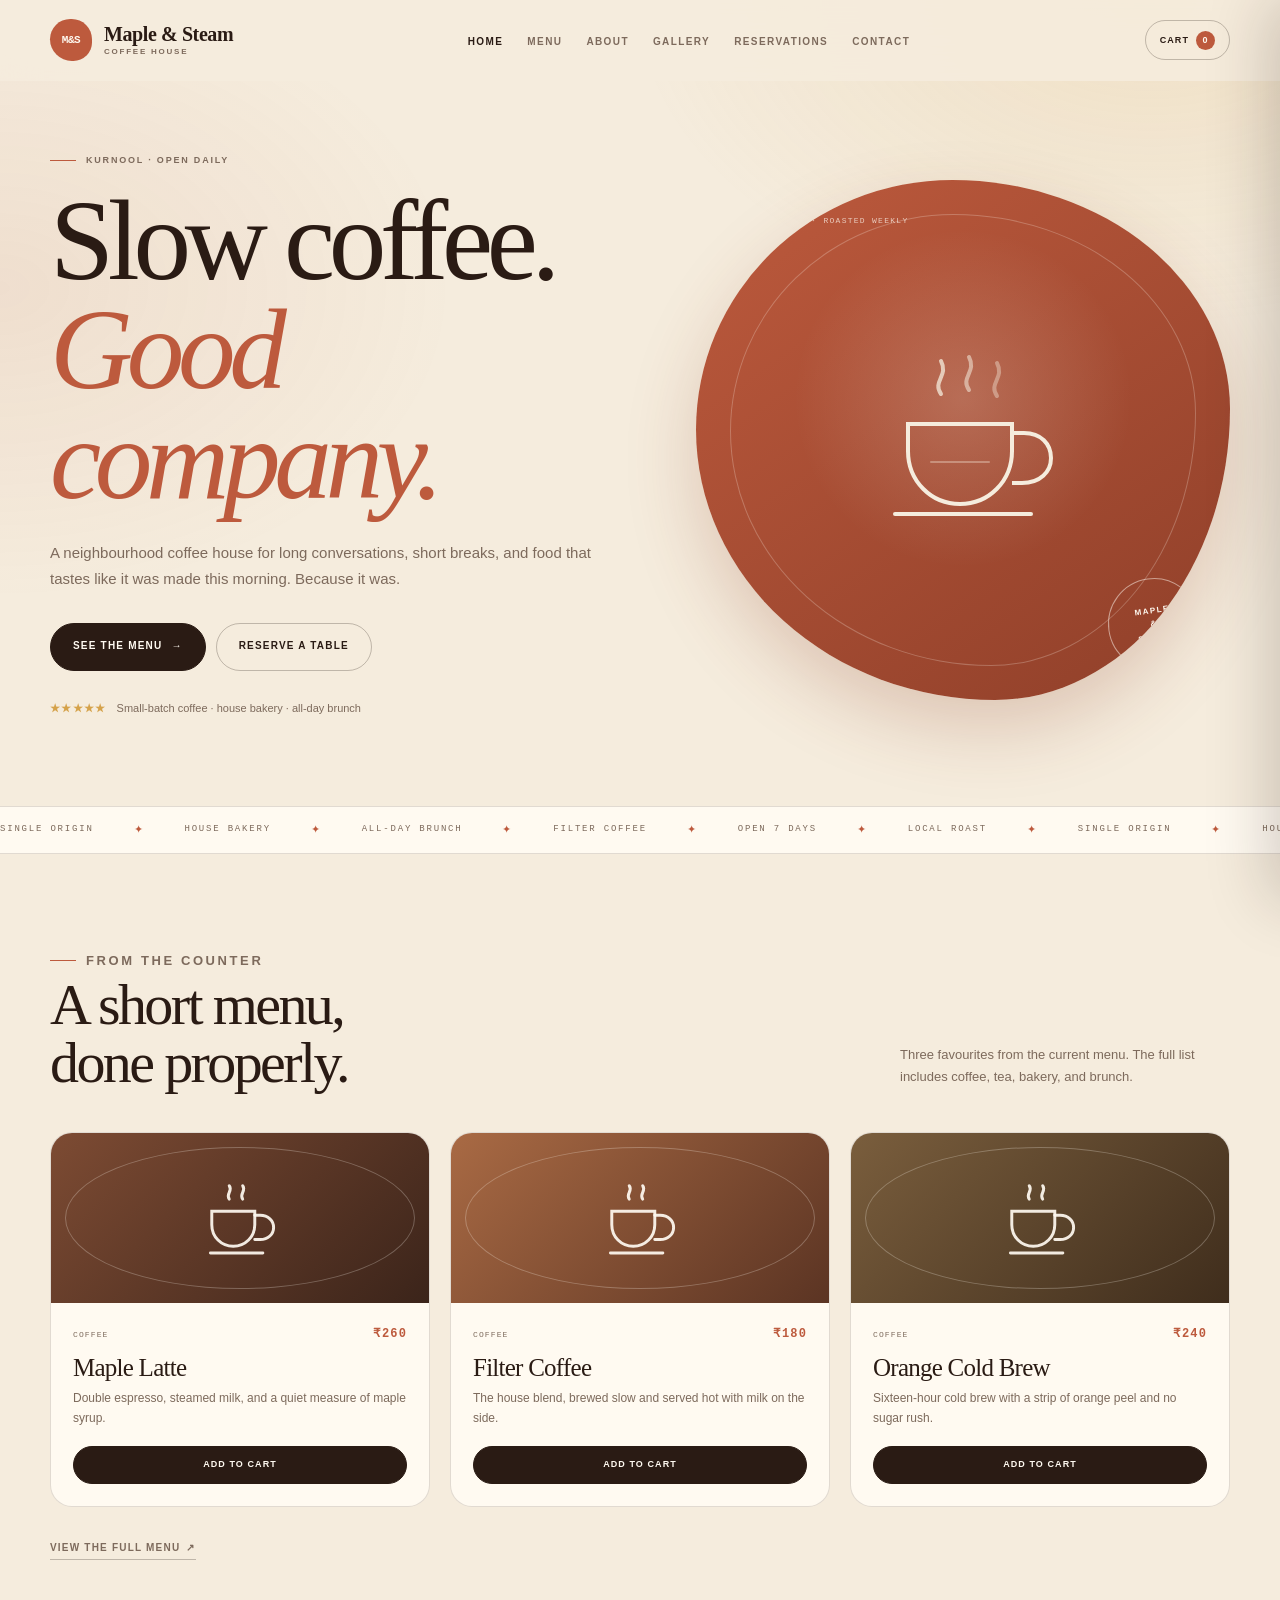
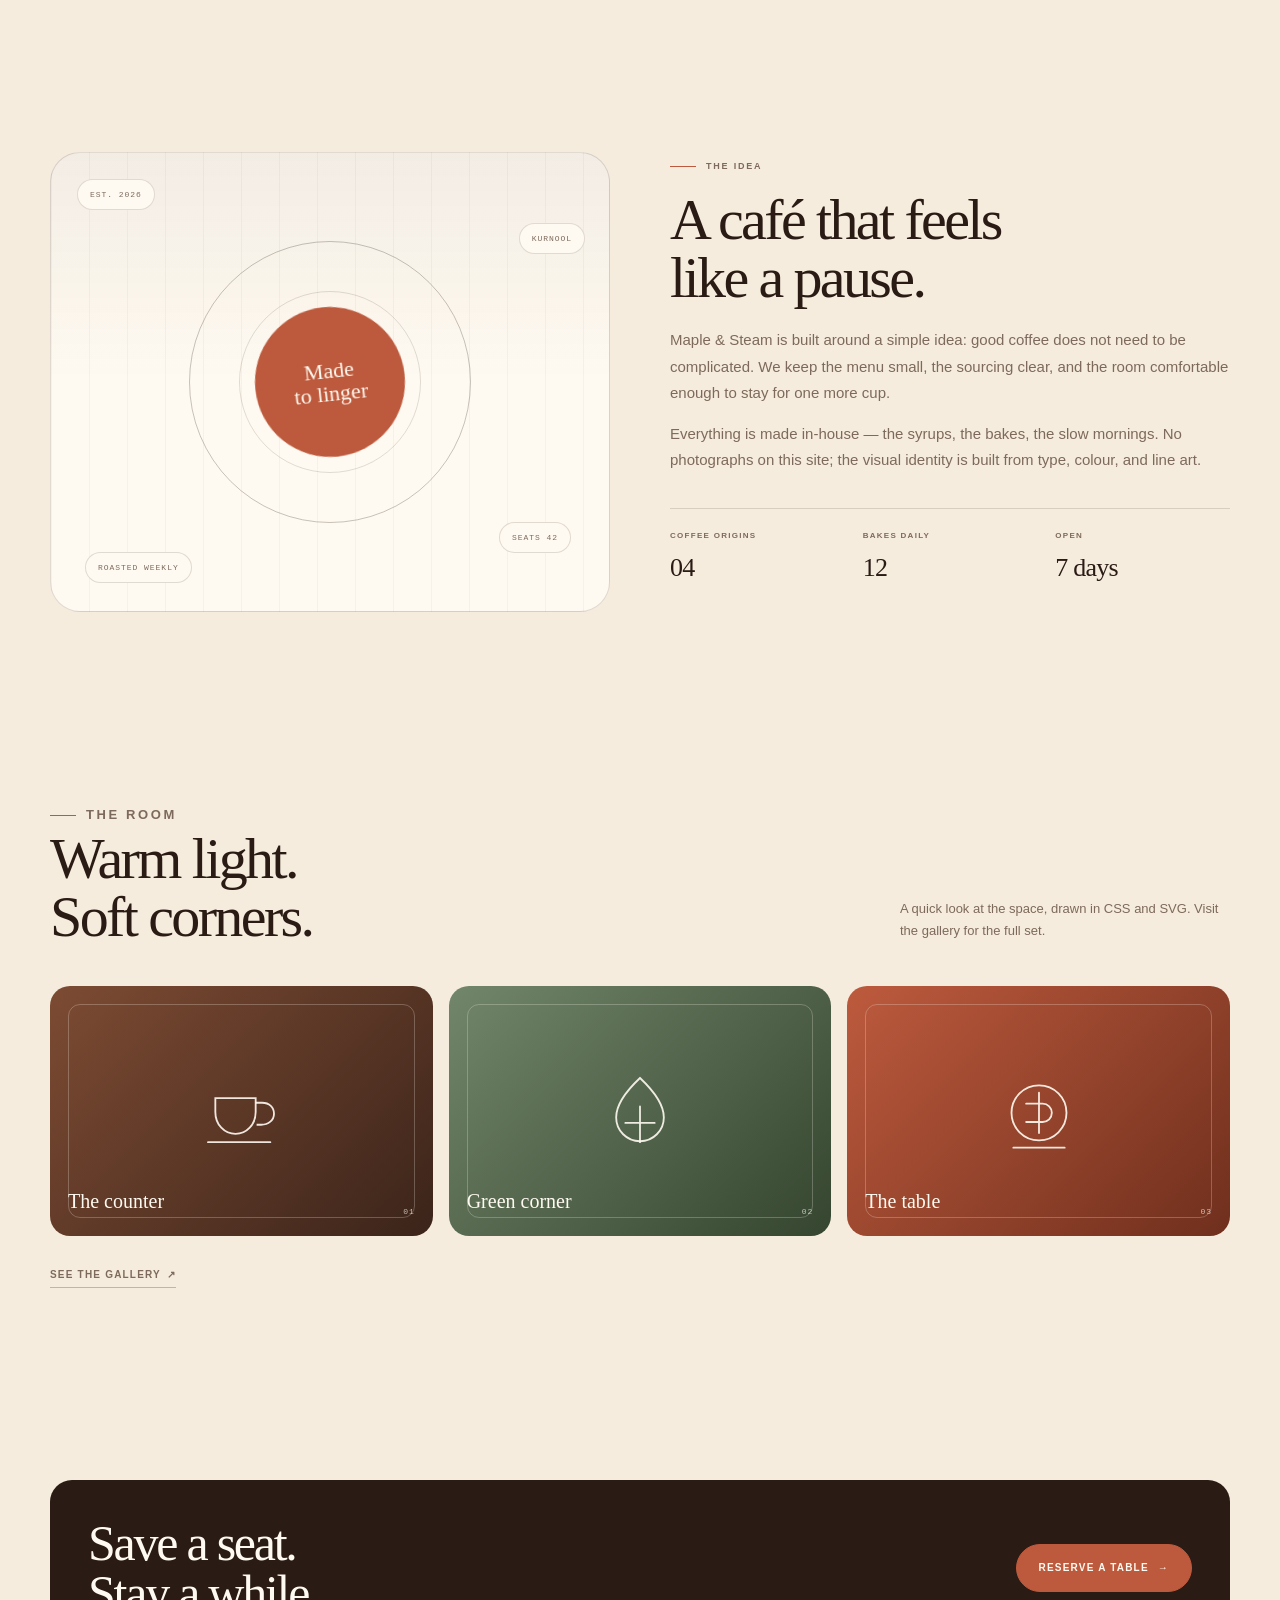
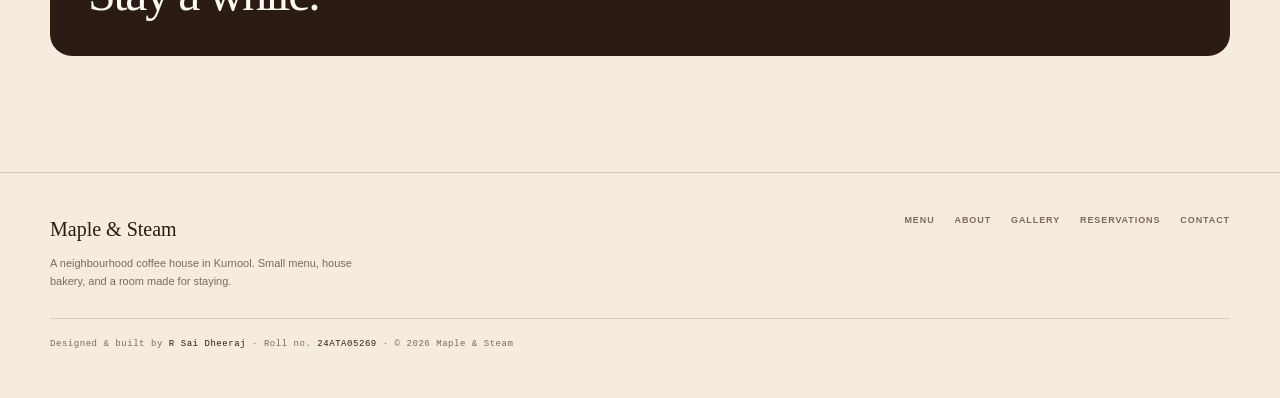
<file: index.html>
<!DOCTYPE html>
<html lang="en">
<head>
  <meta charset="UTF-8">
  <meta name="viewport" content="width=device-width, initial-scale=1.0">
  <meta name="description" content="Maple & Steam — a neighbourhood coffee house with a seasonal menu, reservations, and a simple online order demo. By R Sai Dheeraj.">
  <title>Maple & Steam | Coffee House</title>
  <link rel="stylesheet" href="css/style.css">
</head>
<body>
  <header class="site-header" id="site-header">
    <div class="shell nav-wrap">
      <a class="logo" href="index.html">
        <span class="logo-mark">M&amp;S</span>
        <span class="logo-copy">Maple &amp; Steam<small>COFFEE HOUSE</small></span>
      </a>
      <button class="menu-btn" id="menu-btn" type="button" aria-expanded="false" aria-controls="nav-links">Menu</button>
      <ul class="nav-links" id="nav-links">
        <li><a class="active" href="index.html">Home</a></li>
        <li><a href="menu.html">Menu</a></li>
        <li><a href="about.html">About</a></li>
        <li><a href="gallery.html">Gallery</a></li>
        <li><a href="reservation.html">Reservations</a></li>
        <li><a href="contact.html">Contact</a></li>
      </ul>
      <div class="nav-actions">
        <button class="cart-pill" id="cart-open" type="button">Cart <span id="cart-count">0</span></button>
      </div>
    </div>
  </header>

  <main>
    <section class="shell hero">
      <div>
        <p class="eyebrow">KURNOOL · OPEN DAILY</p>
        <h1 class="display">Slow coffee.<br><em>Good company.</em></h1>
        <p class="lede">
          A neighbourhood coffee house for long conversations, short breaks,
          and food that tastes like it was made this morning. Because it was.
        </p>
        <div class="hero-actions">
          <a class="btn" href="menu.html">See the menu <span aria-hidden="true">→</span></a>
          <a class="btn btn-outline" href="reservation.html">Reserve a table</a>
        </div>
        <p class="hero-note"><b>★★★★★</b> Small-batch coffee · house bakery · all-day brunch</p>
      </div>
      <div class="hero-art" aria-hidden="true">
        <span class="hero-side-note">Batch no. 024 · roasted weekly</span>
        <svg class="cup-art" viewBox="0 0 220 220" fill="none">
          <path class="steam" d="M88 64c-9-13 8-18 0-33" stroke="#f5ecdd" stroke-width="4" stroke-linecap="round" opacity=".75"/>
          <path class="steam two" d="M116 60c-9-13 8-18 0-33" stroke="#f5ecdd" stroke-width="4" stroke-linecap="round" opacity=".55"/>
          <path class="steam" d="M144 66c-9-13 8-18 0-33" stroke="#f5ecdd" stroke-width="4" stroke-linecap="round" opacity=".4"/>
          <path d="M55 94h104v27c0 30-23 53-52 53s-52-23-52-53V94Z" stroke="#f5ecdd" stroke-width="4"/>
          <path d="M159 103h12c17 0 27 11 27 25s-11 25-29 25h-10" stroke="#f5ecdd" stroke-width="4"/>
          <path d="M42 184h136" stroke="#f5ecdd" stroke-width="4" stroke-linecap="round"/>
          <path d="M78 132h58" stroke="#f5ecdd" stroke-width="2" stroke-linecap="round" opacity=".35"/>
        </svg>
        <span class="hero-stamp">MAPLE<br>&amp;<br>STEAM</span>
      </div>
    </section>

    <div class="ticker" aria-hidden="true">
      <div class="ticker-track">
        <span>Single origin</span><span>House bakery</span><span>All-day brunch</span><span>Filter coffee</span><span>Open 7 days</span><span>Local roast</span>
        <span>Single origin</span><span>House bakery</span><span>All-day brunch</span><span>Filter coffee</span><span>Open 7 days</span><span>Local roast</span>
      </div>
    </div>

    <section class="shell section">
      <div class="section-head">
        <div>
          <p class="eyebrow">FROM THE COUNTER</p>
          <h2>A short menu,<br>done properly.</h2>
        </div>
        <p>Three favourites from the current menu. The full list includes coffee, tea, bakery, and brunch.</p>
      </div>
      <div class="menu-grid" id="featured-grid">
        <p class="empty-state">Loading the menu…</p>
      </div>
      <div style="margin-top:26px"><a class="text-link" href="menu.html">View the full menu <span aria-hidden="true">↗</span></a></div>
    </section>

    <section class="shell section">
      <div class="split">
        <div class="story-panel" aria-hidden="true">
          <span class="story-tag one">Est. 2026</span>
          <span class="story-tag two">Kurnool</span>
          <span class="story-tag three">Roasted weekly</span>
          <span class="story-tag four">Seats 42</span>
          <div class="story-center">Made<br>to linger</div>
        </div>
        <div>
          <p class="eyebrow">THE IDEA</p>
          <h2 style="margin:0;font-family:var(--serif);font-size:clamp(36px,4.8vw,58px);font-weight:500;letter-spacing:-.045em;line-height:1">A café that feels<br>like a pause.</h2>
          <p class="lede" style="margin-top:20px">Maple &amp; Steam is built around a simple idea: good coffee does not need to be complicated. We keep the menu small, the sourcing clear, and the room comfortable enough to stay for one more cup.</p>
          <p class="lede">Everything is made in-house — the syrups, the bakes, the slow mornings. No photographs on this site; the visual identity is built from type, colour, and line art.</p>
          <dl class="stats-row">
            <div><dt>Coffee origins</dt><dd>04</dd></div>
            <div><dt>Bakes daily</dt><dd>12</dd></div>
            <div><dt>Open</dt><dd>7 days</dd></div>
          </dl>
        </div>
      </div>
    </section>

    <section class="shell section">
      <div class="section-head">
        <div>
          <p class="eyebrow">THE ROOM</p>
          <h2>Warm light.<br>Soft corners.</h2>
        </div>
        <p>A quick look at the space, drawn in CSS and SVG. Visit the gallery for the full set.</p>
      </div>
      <div class="gallery-grid simple">
        <div class="gallery-tile tone-1">
          <svg viewBox="0 0 120 120" fill="none" aria-hidden="true"><path d="M32 46h44v15c0 14-10 24-22 24S32 75 32 61V46Z" stroke="currentColor" stroke-width="2"/><path d="M76 51h7c8 0 13 5 13 12s-6 12-14 12h-5" stroke="currentColor" stroke-width="2"/><path d="M24 94h68" stroke="currentColor" stroke-width="2" stroke-linecap="round"/></svg>
          <div class="gallery-caption"><b>The counter</b><span>01</span></div>
        </div>
        <div class="gallery-tile tone-3">
          <svg viewBox="0 0 120 120" fill="none" aria-hidden="true"><path d="M60 24c-17 16-26 30-26 43a26 26 0 0 0 52 0c0-13-9-27-26-43Z" stroke="currentColor" stroke-width="2"/><path d="M60 55v39M44 73h32" stroke="currentColor" stroke-width="2" stroke-linecap="round"/></svg>
          <div class="gallery-caption"><b>Green corner</b><span>02</span></div>
        </div>
        <div class="gallery-tile tone-5">
          <svg viewBox="0 0 120 120" fill="none" aria-hidden="true"><circle cx="60" cy="62" r="30" stroke="currentColor" stroke-width="2"/><path d="M60 40v44M46 52h18a10 10 0 0 1 0 20H46" stroke="currentColor" stroke-width="2" stroke-linecap="round"/><path d="M32 100h56" stroke="currentColor" stroke-width="2" stroke-linecap="round"/></svg>
          <div class="gallery-caption"><b>The table</b><span>03</span></div>
        </div>
      </div>
      <div style="margin-top:24px"><a class="text-link" href="gallery.html">See the gallery <span aria-hidden="true">↗</span></a></div>
    </section>

    <section class="shell section">
      <div class="cta-band">
        <h2>Save a seat.<br>Stay a while.</h2>
        <a class="btn" href="reservation.html">Reserve a table <span aria-hidden="true">→</span></a>
      </div>
    </section>
  </main>

  <footer class="site-footer">
    <div class="shell">
      <div class="footer-grid">
        <div class="footer-brand">
          <b>Maple &amp; Steam</b>
          <p>A neighbourhood coffee house in Kurnool. Small menu, house bakery, and a room made for staying.</p>
        </div>
        <nav class="footer-links" aria-label="Footer navigation">
          <a href="menu.html">Menu</a>
          <a href="about.html">About</a>
          <a href="gallery.html">Gallery</a>
          <a href="reservation.html">Reservations</a>
          <a href="contact.html">Contact</a>
        </nav>
      </div>
      <div class="footer-credit">Designed &amp; built by <b>R Sai Dheeraj</b> · Roll no. <b>24ATA05269</b> · © <span id="year">2026</span> Maple &amp; Steam</div>
    </div>
  </footer>

  <div class="cart-overlay" id="cart-overlay"></div>
  <aside class="cart-drawer" id="cart-drawer" aria-hidden="true" aria-label="Your order">
    <div class="cart-head">
      <h2>Your order</h2>
      <button class="cart-close" id="cart-close" type="button" aria-label="Close cart">×</button>
    </div>
    <div class="cart-items" id="cart-items"><p class="cart-empty">Your cart is empty. Add something from the menu.</p></div>
    <div class="cart-summary">
      <div><span>Subtotal</span><b id="cart-subtotal">₹0</b></div>
      <div><span>Tax (5%)</span><b id="cart-tax">₹0</b></div>
      <div class="total"><span>Total</span><b id="cart-total">₹0</b></div>
    </div>
    <form class="checkout-form" id="checkout-form" novalidate>
      <div class="field"><label for="checkout-name">Name</label><input id="checkout-name" type="text" maxlength="80" placeholder="Your name" required></div>
      <div class="field"><label for="checkout-email">Email</label><input id="checkout-email" type="email" maxlength="120" placeholder="you@example.com" required></div>
      <div class="field"><label for="checkout-phone">Phone</label><input id="checkout-phone" type="tel" maxlength="18" placeholder="10-digit number" required></div>
      <div class="field"><label for="checkout-type">Order type</label><select id="checkout-type" required><option value="">Select</option><option>Dine in</option><option>Takeaway</option></select></div>
      <button class="btn" type="submit">Place order <span aria-hidden="true">→</span></button>
      <p class="form-message" id="checkout-message" role="status" aria-live="polite"></p>
    </form>
    <button class="text-button" id="cart-clear" type="button">Clear cart</button>
  </aside>
  <div class="toast" id="toast" role="status" aria-live="polite"></div>

  <script src="js/app.js" defer></script>
</body>
</html>
</file>
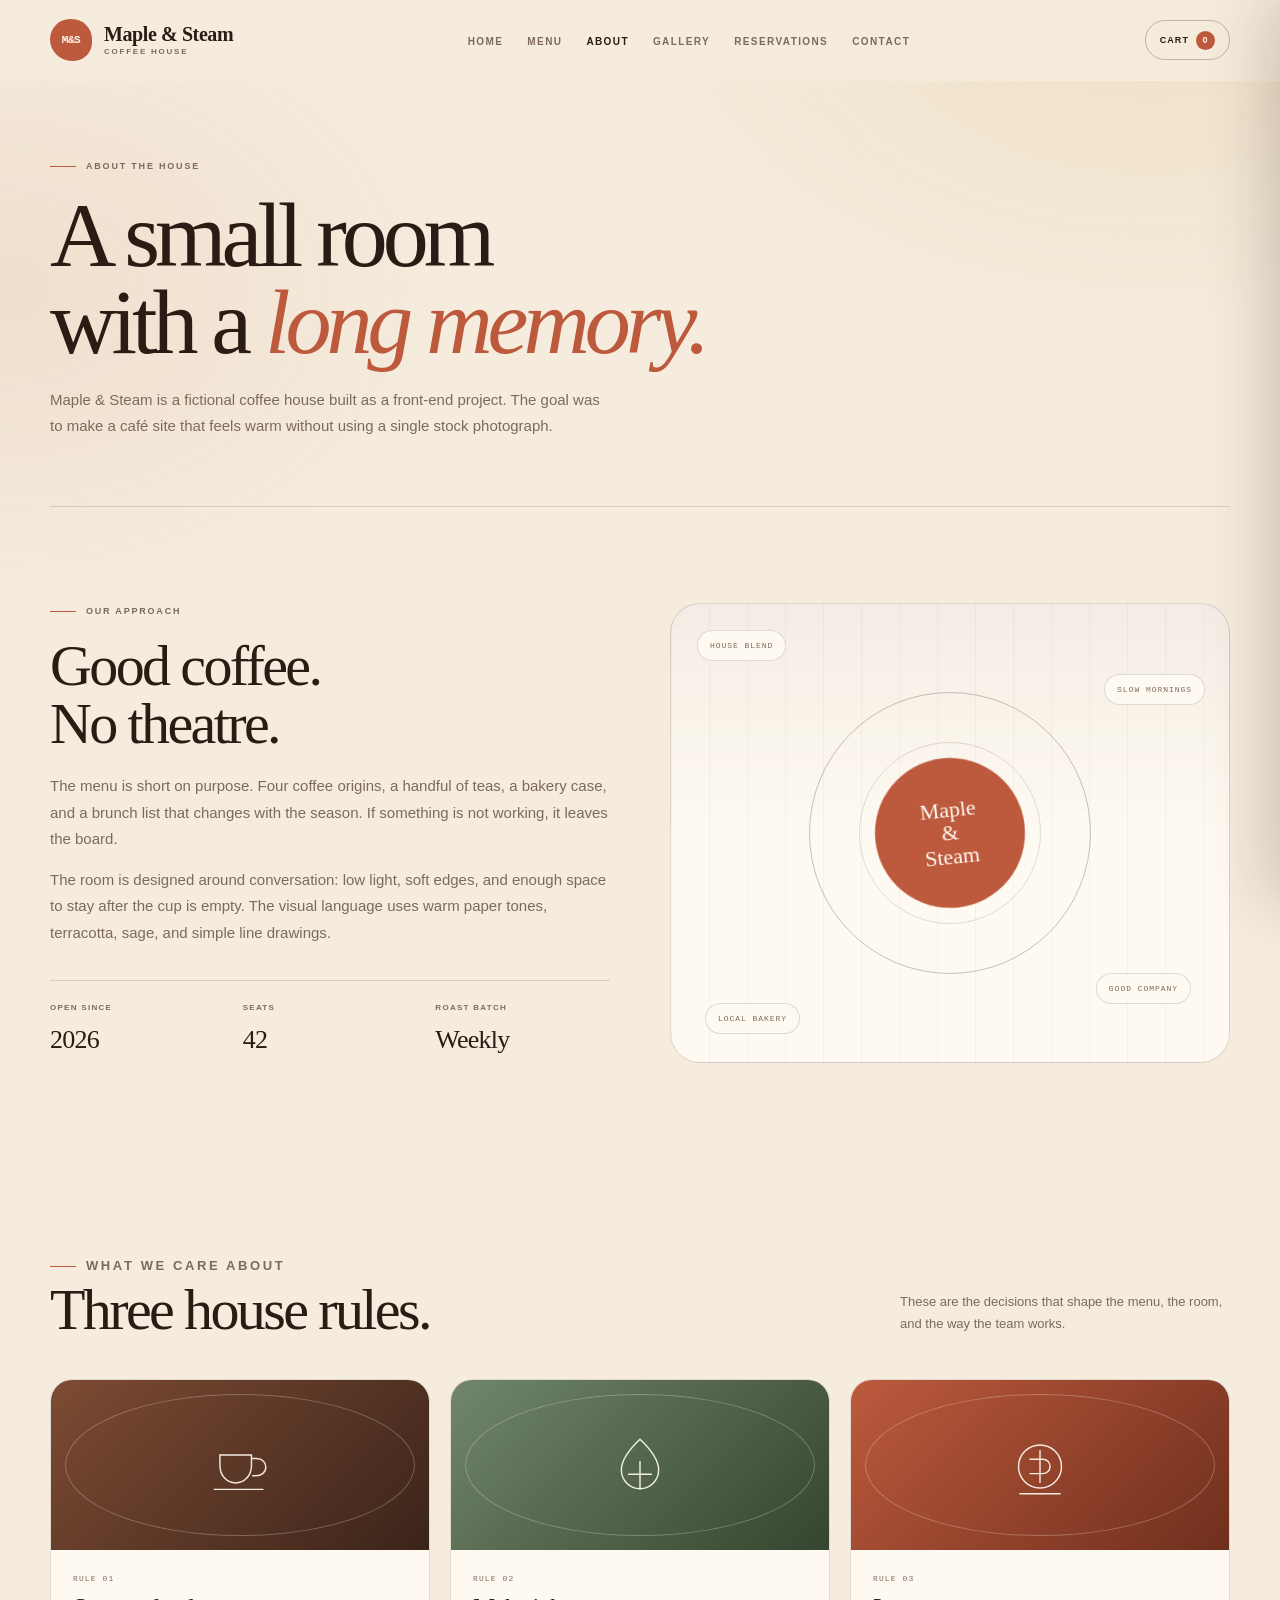
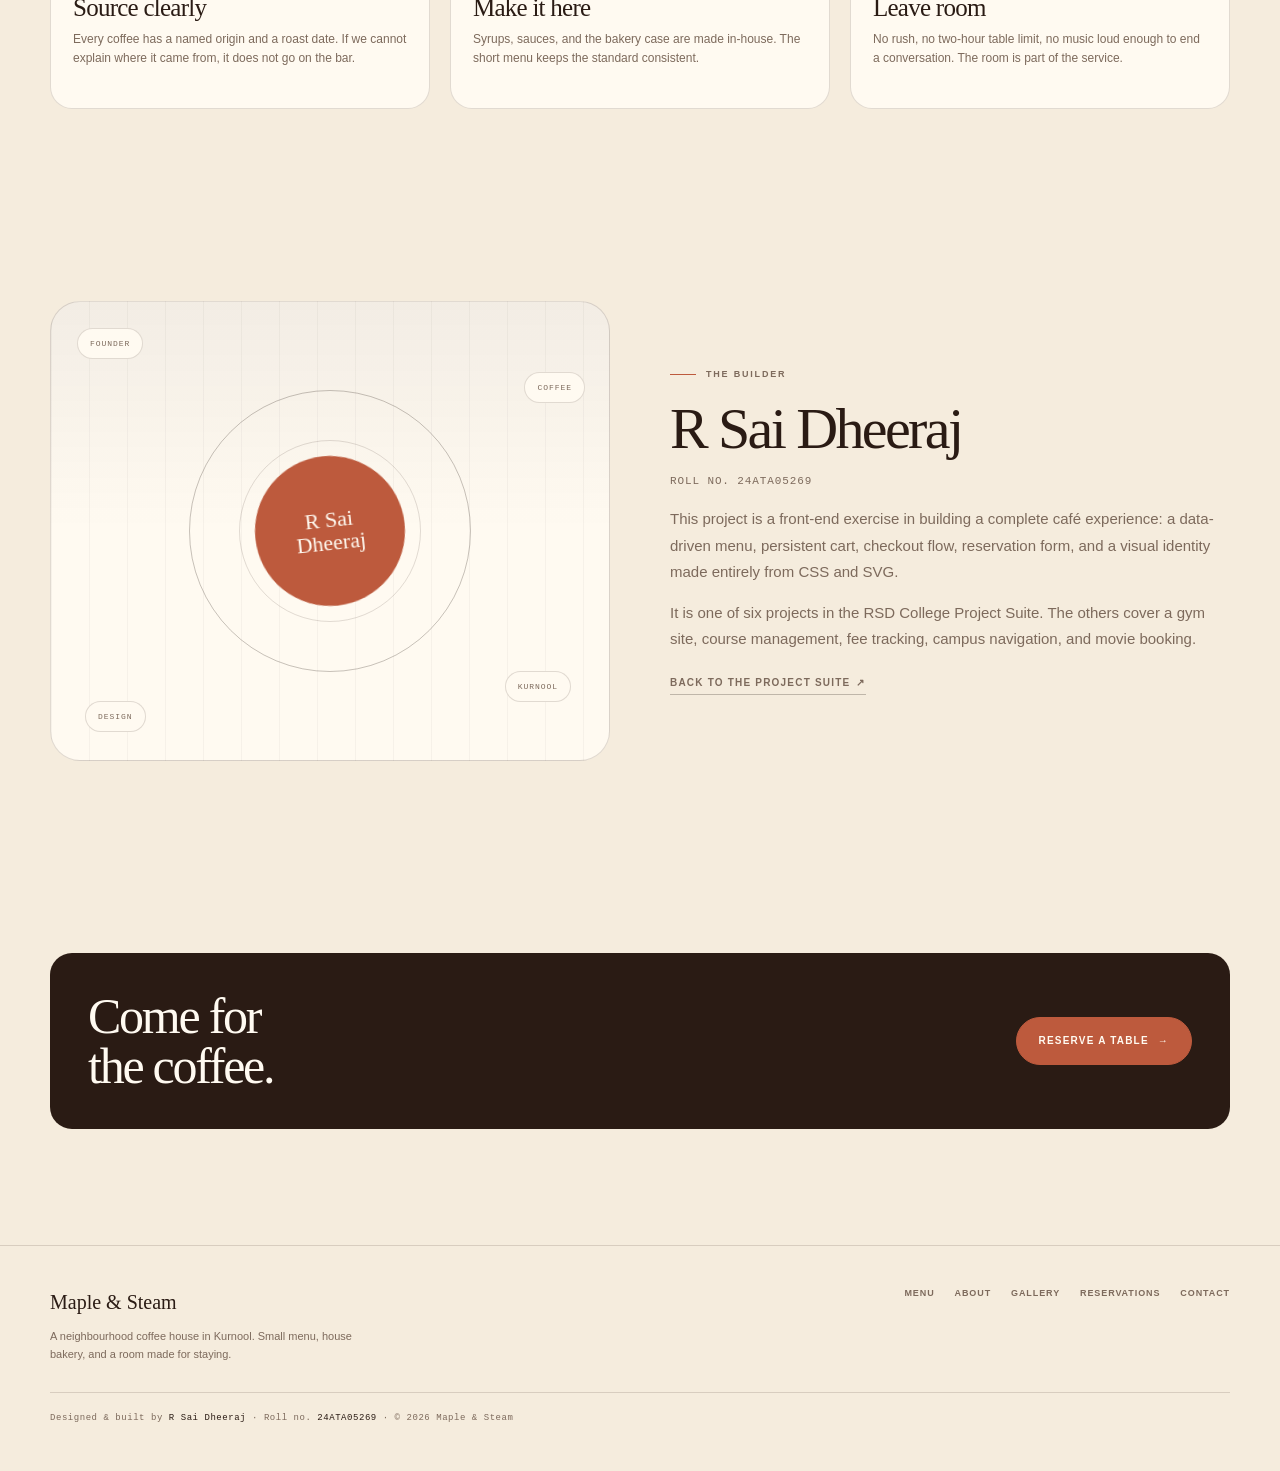
<file: about.html>
<!DOCTYPE html>
<html lang="en">
<head>
  <meta charset="UTF-8">
  <meta name="viewport" content="width=device-width, initial-scale=1.0">
  <meta name="description" content="About Maple & Steam — the idea, the sourcing, and the room. A coffee house project by R Sai Dheeraj.">
  <title>About | Maple & Steam</title>
  <link rel="stylesheet" href="css/style.css">
</head>
<body>
  <header class="site-header" id="site-header">
    <div class="shell nav-wrap">
      <a class="logo" href="index.html">
        <span class="logo-mark">M&amp;S</span>
        <span class="logo-copy">Maple &amp; Steam<small>COFFEE HOUSE</small></span>
      </a>
      <button class="menu-btn" id="menu-btn" type="button" aria-expanded="false" aria-controls="nav-links">Menu</button>
      <ul class="nav-links" id="nav-links">
        <li><a href="index.html">Home</a></li>
        <li><a href="menu.html">Menu</a></li>
        <li><a href="about.html" class="active">About</a></li>
        <li><a href="gallery.html">Gallery</a></li>
        <li><a href="reservation.html">Reservations</a></li>
        <li><a href="contact.html">Contact</a></li>
      </ul>
      <div class="nav-actions">
        <button class="cart-pill" id="cart-open" type="button">Cart <span id="cart-count">0</span></button>
      </div>
    </div>
  </header>

  <main>
    <section class="shell page-hero">
      <p class="eyebrow">ABOUT THE HOUSE</p>
      <h1 class="display">A small room<br>with a <em>long memory.</em></h1>
      <p class="lede">Maple &amp; Steam is a fictional coffee house built as a front-end project. The goal was to make a café site that feels warm without using a single stock photograph.</p>
    </section>

    <section class="shell section">
      <div class="split">
        <div>
          <p class="eyebrow">OUR APPROACH</p>
          <h2 style="margin:0;font-family:var(--serif);font-size:clamp(36px,4.8vw,58px);font-weight:500;letter-spacing:-.045em;line-height:1">Good coffee.<br>No theatre.</h2>
          <p class="lede" style="margin-top:20px">The menu is short on purpose. Four coffee origins, a handful of teas, a bakery case, and a brunch list that changes with the season. If something is not working, it leaves the board.</p>
          <p class="lede">The room is designed around conversation: low light, soft edges, and enough space to stay after the cup is empty. The visual language uses warm paper tones, terracotta, sage, and simple line drawings.</p>
          <div class="stats-row">
            <div><dt>Open since</dt><dd>2026</dd></div>
            <div><dt>Seats</dt><dd>42</dd></div>
            <div><dt>Roast batch</dt><dd>Weekly</dd></div>
          </div>
        </div>
        <div class="story-panel" aria-hidden="true">
          <span class="story-tag one">House blend</span>
          <span class="story-tag two">Slow mornings</span>
          <span class="story-tag three">Local bakery</span>
          <span class="story-tag four">Good company</span>
          <div class="story-center">Maple<br>&amp;<br>Steam</div>
        </div>
      </div>
    </section>

    <section class="shell section">
      <div class="section-head">
        <div>
          <p class="eyebrow">WHAT WE CARE ABOUT</p>
          <h2>Three house rules.</h2>
        </div>
        <p>These are the decisions that shape the menu, the room, and the way the team works.</p>
      </div>
      <div class="menu-grid">
        <article class="menu-card">
          <div class="menu-art tone-1"><svg viewBox="0 0 120 120" fill="none" aria-hidden="true"><path d="M32 46h44v15c0 14-10 24-22 24S32 75 32 61V46Z" stroke="currentColor" stroke-width="2"/><path d="M76 51h7c8 0 13 5 13 12s-6 12-14 12h-5" stroke="currentColor" stroke-width="2"/><path d="M24 94h68" stroke="currentColor" stroke-width="2" stroke-linecap="round"/></svg></div>
          <div class="menu-body"><div class="menu-meta"><span>Rule 01</span></div><h3>Source clearly</h3><p>Every coffee has a named origin and a roast date. If we cannot explain where it came from, it does not go on the bar.</p></div>
        </article>
        <article class="menu-card">
          <div class="menu-art tone-3"><svg viewBox="0 0 120 120" fill="none" aria-hidden="true"><path d="M60 24c-17 16-26 30-26 43a26 26 0 0 0 52 0c0-13-9-27-26-43Z" stroke="currentColor" stroke-width="2"/><path d="M60 55v39M44 73h32" stroke="currentColor" stroke-width="2" stroke-linecap="round"/></svg></div>
          <div class="menu-body"><div class="menu-meta"><span>Rule 02</span></div><h3>Make it here</h3><p>Syrups, sauces, and the bakery case are made in-house. The short menu keeps the standard consistent.</p></div>
        </article>
        <article class="menu-card">
          <div class="menu-art tone-5"><svg viewBox="0 0 120 120" fill="none" aria-hidden="true"><circle cx="60" cy="62" r="30" stroke="currentColor" stroke-width="2"/><path d="M60 40v44M46 52h18a10 10 0 0 1 0 20H46" stroke="currentColor" stroke-width="2" stroke-linecap="round"/><path d="M32 100h56" stroke="currentColor" stroke-width="2" stroke-linecap="round"/></svg></div>
          <div class="menu-body"><div class="menu-meta"><span>Rule 03</span></div><h3>Leave room</h3><p>No rush, no two-hour table limit, no music loud enough to end a conversation. The room is part of the service.</p></div>
        </article>
      </div>
    </section>

    <section class="shell section">
      <div class="split">
        <div class="story-panel" aria-hidden="true">
          <span class="story-tag one">Founder</span>
          <span class="story-tag two">Coffee</span>
          <span class="story-tag three">Design</span>
          <span class="story-tag four">Kurnool</span>
          <div class="story-center">R Sai<br>Dheeraj</div>
        </div>
        <div>
          <p class="eyebrow">THE BUILDER</p>
          <h2 style="margin:0;font-family:var(--serif);font-size:clamp(36px,4.8vw,58px);font-weight:500;letter-spacing:-.045em;line-height:1">R Sai Dheeraj</h2>
          <p class="lede" style="margin-top:14px;font-family:var(--mono);font-size:11px;letter-spacing:.08em">ROLL NO. 24ATA05269</p>
          <p class="lede">This project is a front-end exercise in building a complete café experience: a data-driven menu, persistent cart, checkout flow, reservation form, and a visual identity made entirely from CSS and SVG.</p>
          <p class="lede">It is one of six projects in the RSD College Project Suite. The others cover a gym site, course management, fee tracking, campus navigation, and movie booking.</p>
          <a class="text-link" href="../index.html">Back to the project suite <span aria-hidden="true">↗</span></a>
        </div>
      </div>
    </section>

    <section class="shell section">
      <div class="cta-band">
        <h2>Come for<br>the coffee.</h2>
        <a class="btn" href="reservation.html">Reserve a table <span aria-hidden="true">→</span></a>
      </div>
    </section>
  </main>

  <footer class="site-footer">
    <div class="shell">
      <div class="footer-grid">
        <div class="footer-brand">
          <b>Maple &amp; Steam</b>
          <p>A neighbourhood coffee house in Kurnool. Small menu, house bakery, and a room made for staying.</p>
        </div>
        <nav class="footer-links" aria-label="Footer navigation">
          <a href="menu.html">Menu</a>
          <a href="about.html">About</a>
          <a href="gallery.html">Gallery</a>
          <a href="reservation.html">Reservations</a>
          <a href="contact.html">Contact</a>
        </nav>
      </div>
      <div class="footer-credit">Designed &amp; built by <b>R Sai Dheeraj</b> · Roll no. <b>24ATA05269</b> · © <span id="year">2026</span> Maple &amp; Steam</div>
    </div>
  </footer>

  <div class="cart-overlay" id="cart-overlay"></div>
  <aside class="cart-drawer" id="cart-drawer" aria-hidden="true" aria-label="Your order">
    <div class="cart-head">
      <h2>Your order</h2>
      <button class="cart-close" id="cart-close" type="button" aria-label="Close cart">×</button>
    </div>
    <div class="cart-items" id="cart-items"><p class="cart-empty">Your cart is empty. Add something from the menu.</p></div>
    <div class="cart-summary">
      <div><span>Subtotal</span><b id="cart-subtotal">₹0</b></div>
      <div><span>Tax (5%)</span><b id="cart-tax">₹0</b></div>
      <div class="total"><span>Total</span><b id="cart-total">₹0</b></div>
    </div>
    <form class="checkout-form" id="checkout-form" novalidate>
      <div class="field"><label for="checkout-name">Name</label><input id="checkout-name" type="text" maxlength="80" placeholder="Your name" required></div>
      <div class="field"><label for="checkout-email">Email</label><input id="checkout-email" type="email" maxlength="120" placeholder="you@example.com" required></div>
      <div class="field"><label for="checkout-phone">Phone</label><input id="checkout-phone" type="tel" maxlength="18" placeholder="10-digit number" required></div>
      <div class="field"><label for="checkout-type">Order type</label><select id="checkout-type" required><option value="">Select</option><option>Dine in</option><option>Takeaway</option></select></div>
      <button class="btn" type="submit">Place order <span aria-hidden="true">→</span></button>
      <p class="form-message" id="checkout-message" role="status" aria-live="polite"></p>
    </form>
    <button class="text-button" id="cart-clear" type="button">Clear cart</button>
  </aside>
  <div class="toast" id="toast" role="status" aria-live="polite"></div>

  <script src="js/app.js" defer></script>
</body>
</html>
</file>
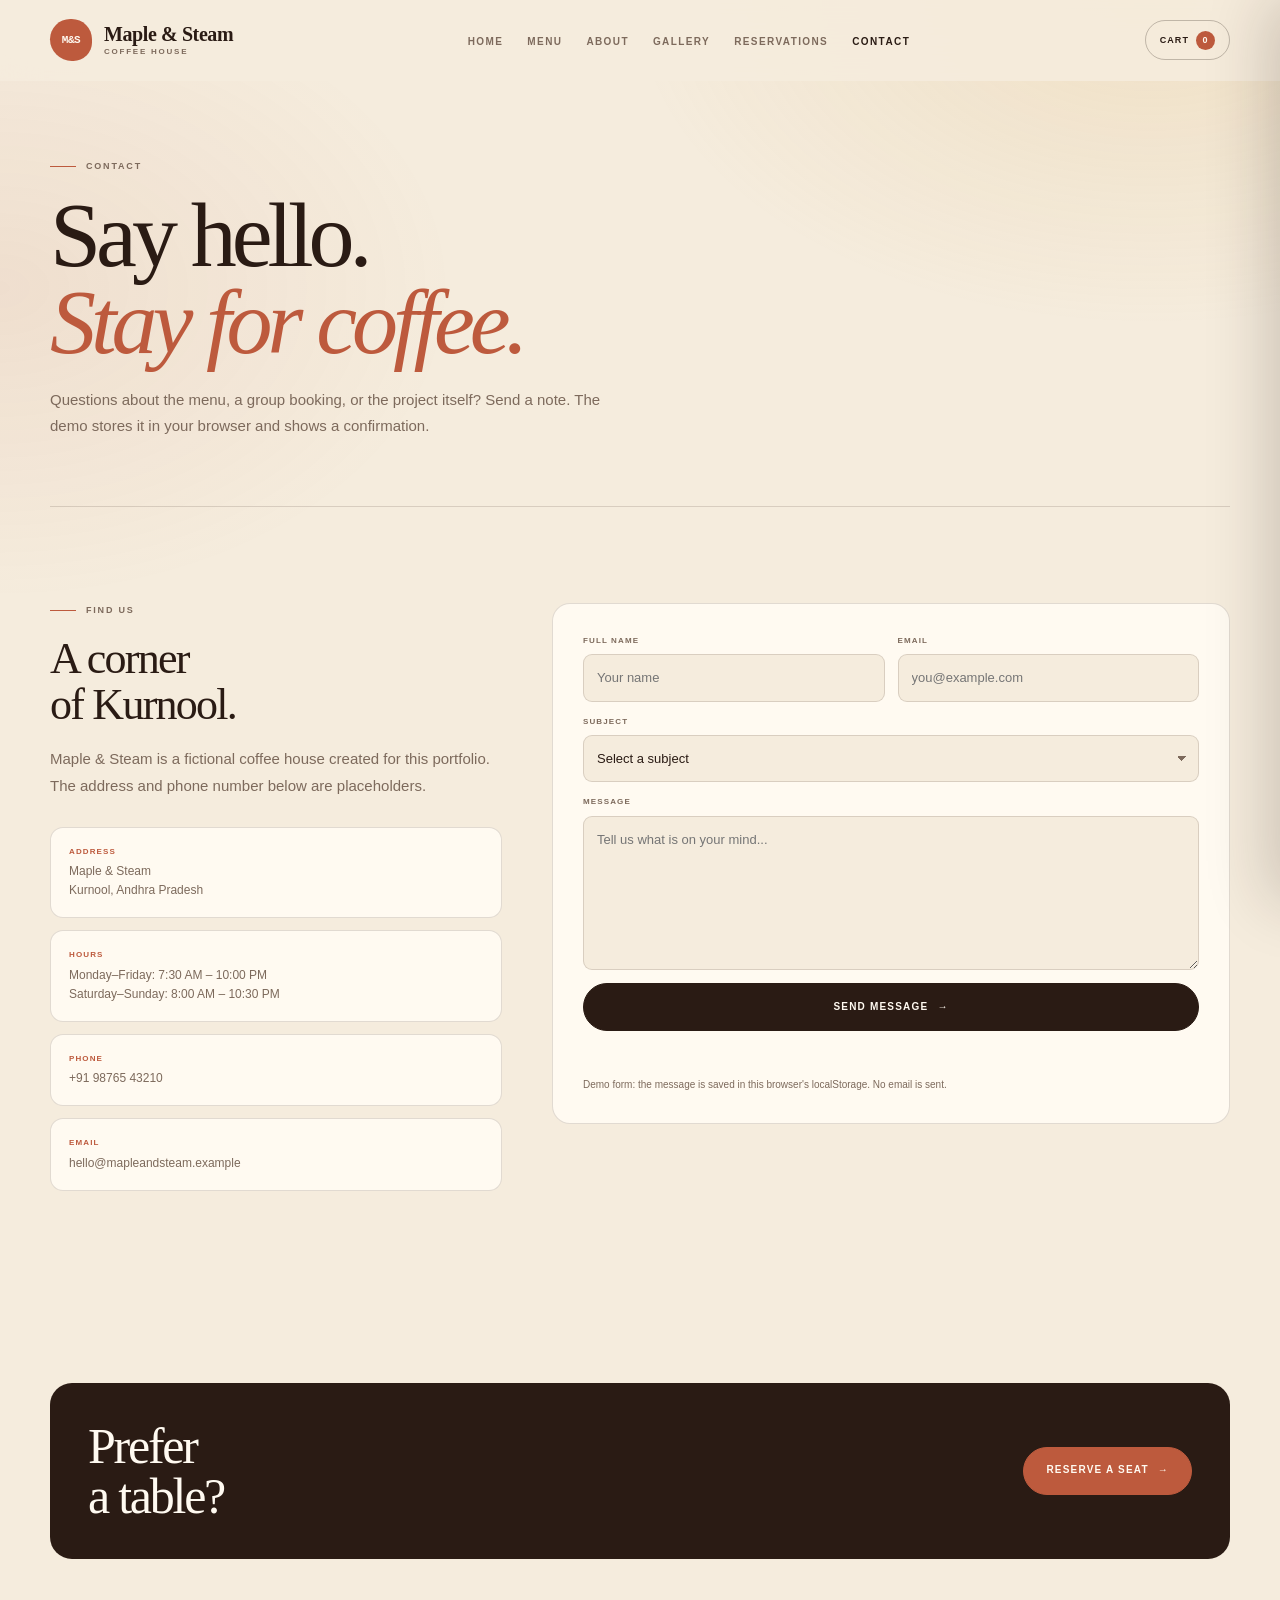
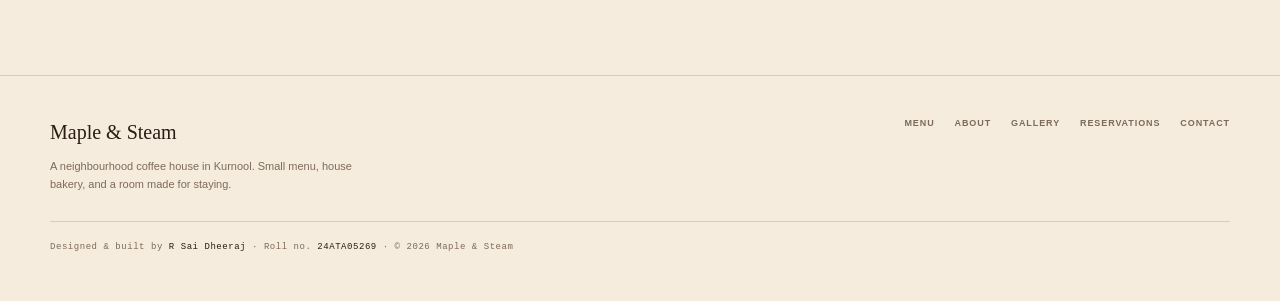
<file: contact.html>
<!DOCTYPE html>
<html lang="en">
<head>
  <meta charset="UTF-8">
  <meta name="viewport" content="width=device-width, initial-scale=1.0">
  <meta name="description" content="Contact Maple & Steam — questions, group bookings, and feedback. A demo contact form by R Sai Dheeraj.">
  <title>Contact | Maple & Steam</title>
  <link rel="stylesheet" href="css/style.css">
</head>
<body>
  <header class="site-header" id="site-header">
    <div class="shell nav-wrap">
      <a class="logo" href="index.html">
        <span class="logo-mark">M&amp;S</span>
        <span class="logo-copy">Maple &amp; Steam<small>COFFEE HOUSE</small></span>
      </a>
      <button class="menu-btn" id="menu-btn" type="button" aria-expanded="false" aria-controls="nav-links">Menu</button>
      <ul class="nav-links" id="nav-links">
        <li><a href="index.html">Home</a></li>
        <li><a href="menu.html">Menu</a></li>
        <li><a href="about.html">About</a></li>
        <li><a href="gallery.html">Gallery</a></li>
        <li><a href="reservation.html">Reservations</a></li>
        <li><a href="contact.html" class="active">Contact</a></li>
      </ul>
      <div class="nav-actions">
        <button class="cart-pill" id="cart-open" type="button">Cart <span id="cart-count">0</span></button>
      </div>
    </div>
  </header>

  <main>
    <section class="shell page-hero">
      <p class="eyebrow">CONTACT</p>
      <h1 class="display">Say hello.<br><em>Stay for coffee.</em></h1>
      <p class="lede">Questions about the menu, a group booking, or the project itself? Send a note. The demo stores it in your browser and shows a confirmation.</p>
    </section>

    <section class="shell section">
      <div class="form-layout">
        <div>
          <p class="eyebrow">FIND US</p>
          <h2 style="margin:0;font-family:var(--serif);font-size:clamp(30px,4vw,44px);font-weight:500;letter-spacing:-.04em;line-height:1.05">A corner<br>of Kurnool.</h2>
          <p class="lede" style="margin-top:18px">Maple &amp; Steam is a fictional coffee house created for this portfolio. The address and phone number below are placeholders.</p>
          <div class="info-list">
            <div class="info-item"><b>ADDRESS</b><span>Maple &amp; Steam<br>Kurnool, Andhra Pradesh</span></div>
            <div class="info-item"><b>HOURS</b><span>Monday–Friday: 7:30 AM – 10:00 PM<br>Saturday–Sunday: 8:00 AM – 10:30 PM</span></div>
            <div class="info-item"><b>PHONE</b><span>+91 98765 43210</span></div>
            <div class="info-item"><b>EMAIL</b><span>hello@mapleandsteam.example</span></div>
          </div>
        </div>

        <form class="form-panel" id="contact-form" novalidate>
          <div class="field">
            <label for="contact-name">Full name</label>
            <input id="contact-name" type="text" autocomplete="name" maxlength="80" placeholder="Your name" required>
          </div>
          <div class="field">
            <label for="contact-email">Email</label>
            <input id="contact-email" type="email" autocomplete="email" maxlength="120" placeholder="you@example.com" required>
          </div>
          <div class="field full">
            <label for="contact-subject">Subject</label>
            <select id="contact-subject" required>
              <option value="">Select a subject</option>
              <option>Menu question</option>
              <option>Group booking</option>
              <option>Feedback</option>
              <option>Project question</option>
            </select>
          </div>
          <div class="field full">
            <label for="contact-message">Message</label>
            <textarea id="contact-message" rows="6" maxlength="700" placeholder="Tell us what is on your mind..." required></textarea>
          </div>
          <button class="btn" type="submit">Send message <span aria-hidden="true">→</span></button>
          <p class="form-message" id="contact-status" role="status" aria-live="polite"></p>
          <p class="form-note">Demo form: the message is saved in this browser's localStorage. No email is sent.</p>
        </form>
      </div>
    </section>

    <section class="shell section">
      <div class="cta-band">
        <h2>Prefer<br>a table?</h2>
        <a class="btn" href="reservation.html">Reserve a seat <span aria-hidden="true">→</span></a>
      </div>
    </section>
  </main>

  <footer class="site-footer">
    <div class="shell">
      <div class="footer-grid">
        <div class="footer-brand">
          <b>Maple &amp; Steam</b>
          <p>A neighbourhood coffee house in Kurnool. Small menu, house bakery, and a room made for staying.</p>
        </div>
        <nav class="footer-links" aria-label="Footer navigation">
          <a href="menu.html">Menu</a>
          <a href="about.html">About</a>
          <a href="gallery.html">Gallery</a>
          <a href="reservation.html">Reservations</a>
          <a href="contact.html">Contact</a>
        </nav>
      </div>
      <div class="footer-credit">Designed &amp; built by <b>R Sai Dheeraj</b> · Roll no. <b>24ATA05269</b> · © <span id="year">2026</span> Maple &amp; Steam</div>
    </div>
  </footer>

  <div class="cart-overlay" id="cart-overlay"></div>
  <aside class="cart-drawer" id="cart-drawer" aria-hidden="true" aria-label="Your order">
    <div class="cart-head">
      <h2>Your order</h2>
      <button class="cart-close" id="cart-close" type="button" aria-label="Close cart">×</button>
    </div>
    <div class="cart-items" id="cart-items"><p class="cart-empty">Your cart is empty. Add something from the menu.</p></div>
    <div class="cart-summary">
      <div><span>Subtotal</span><b id="cart-subtotal">₹0</b></div>
      <div><span>Tax (5%)</span><b id="cart-tax">₹0</b></div>
      <div class="total"><span>Total</span><b id="cart-total">₹0</b></div>
    </div>
    <form class="checkout-form" id="checkout-form" novalidate>
      <div class="field"><label for="checkout-name">Name</label><input id="checkout-name" type="text" maxlength="80" placeholder="Your name" required></div>
      <div class="field"><label for="checkout-email">Email</label><input id="checkout-email" type="email" maxlength="120" placeholder="you@example.com" required></div>
      <div class="field"><label for="checkout-phone">Phone</label><input id="checkout-phone" type="tel" maxlength="18" placeholder="10-digit number" required></div>
      <div class="field"><label for="checkout-type">Order type</label><select id="checkout-type" required><option value="">Select</option><option>Dine in</option><option>Takeaway</option></select></div>
      <button class="btn" type="submit">Place order <span aria-hidden="true">→</span></button>
      <p class="form-message" id="checkout-message" role="status" aria-live="polite"></p>
    </form>
    <button class="text-button" id="cart-clear" type="button">Clear cart</button>
  </aside>
  <div class="toast" id="toast" role="status" aria-live="polite"></div>

  <script src="js/app.js" defer></script>
</body>
</html>
</file>
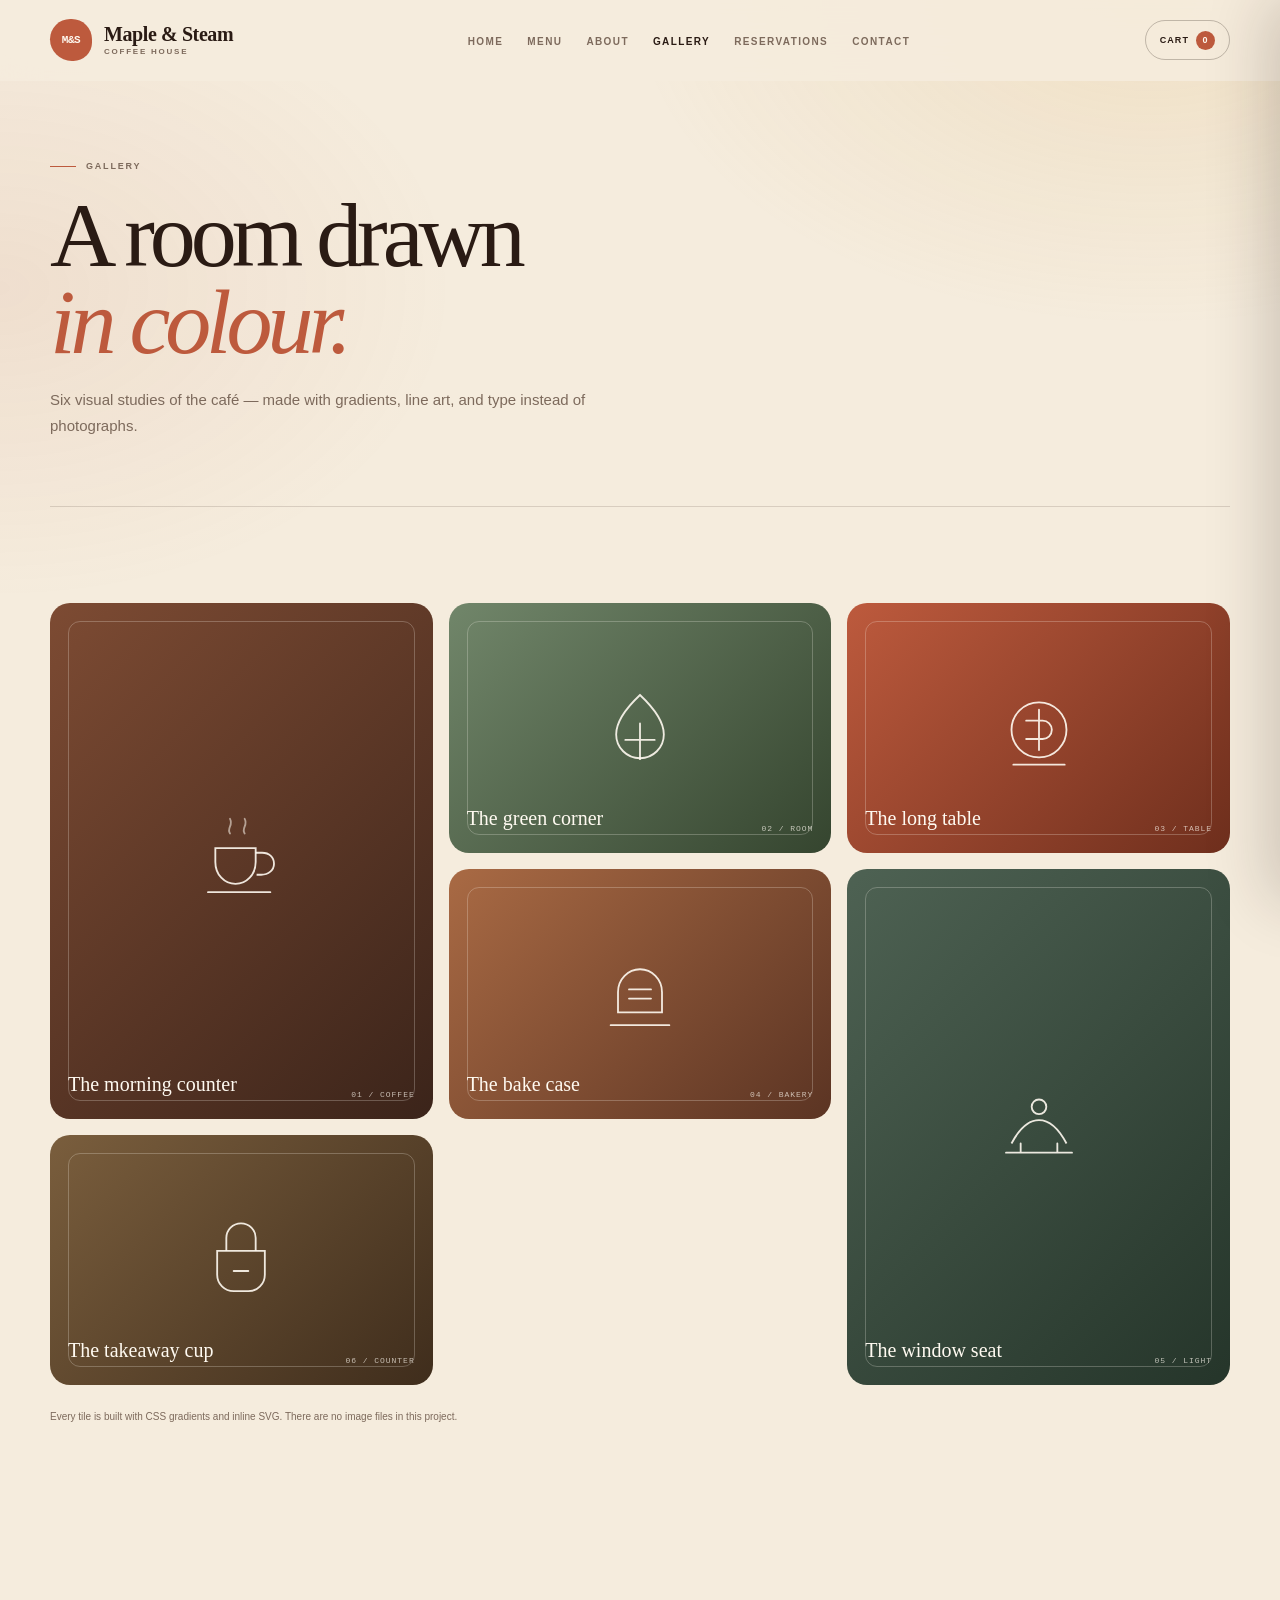
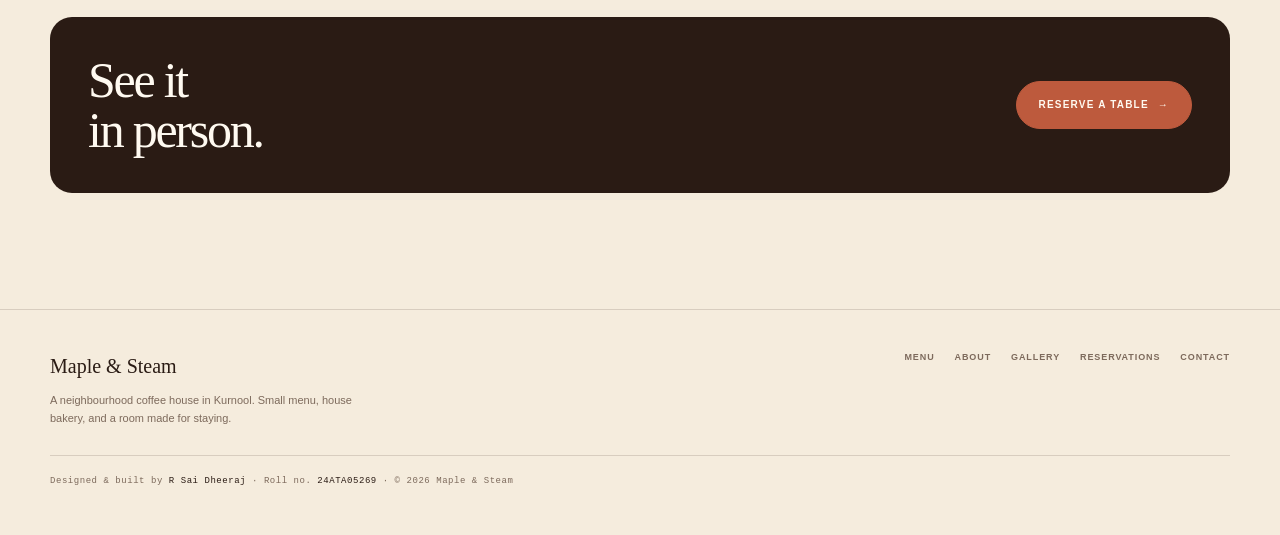
<file: gallery.html>
<!DOCTYPE html>
<html lang="en">
<head>
  <meta charset="UTF-8">
  <meta name="viewport" content="width=device-width, initial-scale=1.0">
  <meta name="description" content="The Maple & Steam gallery — a CSS and SVG visual study of the café space. No photographs.">
  <title>Gallery | Maple & Steam</title>
  <link rel="stylesheet" href="css/style.css">
</head>
<body>
  <header class="site-header" id="site-header">
    <div class="shell nav-wrap">
      <a class="logo" href="index.html">
        <span class="logo-mark">M&amp;S</span>
        <span class="logo-copy">Maple &amp; Steam<small>COFFEE HOUSE</small></span>
      </a>
      <button class="menu-btn" id="menu-btn" type="button" aria-expanded="false" aria-controls="nav-links">Menu</button>
      <ul class="nav-links" id="nav-links">
        <li><a href="index.html">Home</a></li>
        <li><a href="menu.html">Menu</a></li>
        <li><a href="about.html">About</a></li>
        <li><a href="gallery.html" class="active">Gallery</a></li>
        <li><a href="reservation.html">Reservations</a></li>
        <li><a href="contact.html">Contact</a></li>
      </ul>
      <div class="nav-actions">
        <button class="cart-pill" id="cart-open" type="button">Cart <span id="cart-count">0</span></button>
      </div>
    </div>
  </header>

  <main>
    <section class="shell page-hero">
      <p class="eyebrow">GALLERY</p>
      <h1 class="display">A room drawn<br><em>in colour.</em></h1>
      <p class="lede">Six visual studies of the café — made with gradients, line art, and type instead of photographs.</p>
    </section>

    <section class="shell section">
      <div class="gallery-grid">
        <div class="gallery-tile tone-1">
          <svg viewBox="0 0 120 120" fill="none" aria-hidden="true"><path d="M32 46h44v15c0 14-10 24-22 24S32 75 32 61V46Z" stroke="currentColor" stroke-width="2"/><path d="M76 51h7c8 0 13 5 13 12s-6 12-14 12h-5" stroke="currentColor" stroke-width="2"/><path d="M24 94h68" stroke="currentColor" stroke-width="2" stroke-linecap="round"/><path d="M48 30c-4-6 4-9 0-16M64 30c-4-6 4-9 0-16" stroke="currentColor" stroke-width="2" stroke-linecap="round" opacity=".6"/></svg>
          <div class="gallery-caption"><b>The morning counter</b><span>01 / Coffee</span></div>
        </div>
        <div class="gallery-tile tone-3">
          <svg viewBox="0 0 120 120" fill="none" aria-hidden="true"><path d="M60 24c-17 16-26 30-26 43a26 26 0 0 0 52 0c0-13-9-27-26-43Z" stroke="currentColor" stroke-width="2"/><path d="M60 55v39M44 73h32" stroke="currentColor" stroke-width="2" stroke-linecap="round"/></svg>
          <div class="gallery-caption"><b>The green corner</b><span>02 / Room</span></div>
        </div>
        <div class="gallery-tile tone-5">
          <svg viewBox="0 0 120 120" fill="none" aria-hidden="true"><circle cx="60" cy="62" r="30" stroke="currentColor" stroke-width="2"/><path d="M60 40v44M46 52h18a10 10 0 0 1 0 20H46" stroke="currentColor" stroke-width="2" stroke-linecap="round"/><path d="M32 100h56" stroke="currentColor" stroke-width="2" stroke-linecap="round"/></svg>
          <div class="gallery-caption"><b>The long table</b><span>03 / Table</span></div>
        </div>
        <div class="gallery-tile tone-2">
          <svg viewBox="0 0 120 120" fill="none" aria-hidden="true"><path d="M36 58c0-14 11-25 24-25s24 11 24 25v22H36V58Z" stroke="currentColor" stroke-width="2"/><path d="M48 55h24M48 65h24" stroke="currentColor" stroke-width="2" stroke-linecap="round"/><path d="M28 94h64" stroke="currentColor" stroke-width="2" stroke-linecap="round"/></svg>
          <div class="gallery-caption"><b>The bake case</b><span>04 / Bakery</span></div>
        </div>
        <div class="gallery-tile tone-6">
          <svg viewBox="0 0 120 120" fill="none" aria-hidden="true"><path d="M30 78c18-34 42-34 60 0" stroke="currentColor" stroke-width="2"/><path d="M24 88h72M40 78v10M80 78v10" stroke="currentColor" stroke-width="2" stroke-linecap="round"/><circle cx="60" cy="38" r="8" stroke="currentColor" stroke-width="2"/></svg>
          <div class="gallery-caption"><b>The window seat</b><span>05 / Light</span></div>
        </div>
        <div class="gallery-tile tone-4">
          <svg viewBox="0 0 120 120" fill="none" aria-hidden="true"><path d="M34 50h52v26c0 10-8 18-18 18H52c-10 0-18-8-18-18V50Z" stroke="currentColor" stroke-width="2"/><path d="M44 50V36c0-9 7-16 16-16s16 7 16 16v14" stroke="currentColor" stroke-width="2"/><path d="M52 72h16" stroke="currentColor" stroke-width="2" stroke-linecap="round"/></svg>
          <div class="gallery-caption"><b>The takeaway cup</b><span>06 / Counter</span></div>
        </div>
      </div>
      <p class="form-note" style="margin-top:24px">Every tile is built with CSS gradients and inline SVG. There are no image files in this project.</p>
    </section>

    <section class="shell section">
      <div class="cta-band">
        <h2>See it<br>in person.</h2>
        <a class="btn" href="reservation.html">Reserve a table <span aria-hidden="true">→</span></a>
      </div>
    </section>
  </main>

  <footer class="site-footer">
    <div class="shell">
      <div class="footer-grid">
        <div class="footer-brand">
          <b>Maple &amp; Steam</b>
          <p>A neighbourhood coffee house in Kurnool. Small menu, house bakery, and a room made for staying.</p>
        </div>
        <nav class="footer-links" aria-label="Footer navigation">
          <a href="menu.html">Menu</a>
          <a href="about.html">About</a>
          <a href="gallery.html">Gallery</a>
          <a href="reservation.html">Reservations</a>
          <a href="contact.html">Contact</a>
        </nav>
      </div>
      <div class="footer-credit">Designed &amp; built by <b>R Sai Dheeraj</b> · Roll no. <b>24ATA05269</b> · © <span id="year">2026</span> Maple &amp; Steam</div>
    </div>
  </footer>

  <div class="cart-overlay" id="cart-overlay"></div>
  <aside class="cart-drawer" id="cart-drawer" aria-hidden="true" aria-label="Your order">
    <div class="cart-head">
      <h2>Your order</h2>
      <button class="cart-close" id="cart-close" type="button" aria-label="Close cart">×</button>
    </div>
    <div class="cart-items" id="cart-items"><p class="cart-empty">Your cart is empty. Add something from the menu.</p></div>
    <div class="cart-summary">
      <div><span>Subtotal</span><b id="cart-subtotal">₹0</b></div>
      <div><span>Tax (5%)</span><b id="cart-tax">₹0</b></div>
      <div class="total"><span>Total</span><b id="cart-total">₹0</b></div>
    </div>
    <form class="checkout-form" id="checkout-form" novalidate>
      <div class="field"><label for="checkout-name">Name</label><input id="checkout-name" type="text" maxlength="80" placeholder="Your name" required></div>
      <div class="field"><label for="checkout-email">Email</label><input id="checkout-email" type="email" maxlength="120" placeholder="you@example.com" required></div>
      <div class="field"><label for="checkout-phone">Phone</label><input id="checkout-phone" type="tel" maxlength="18" placeholder="10-digit number" required></div>
      <div class="field"><label for="checkout-type">Order type</label><select id="checkout-type" required><option value="">Select</option><option>Dine in</option><option>Takeaway</option></select></div>
      <button class="btn" type="submit">Place order <span aria-hidden="true">→</span></button>
      <p class="form-message" id="checkout-message" role="status" aria-live="polite"></p>
    </form>
    <button class="text-button" id="cart-clear" type="button">Clear cart</button>
  </aside>
  <div class="toast" id="toast" role="status" aria-live="polite"></div>

  <script src="js/app.js" defer></script>
</body>
</html>
</file>
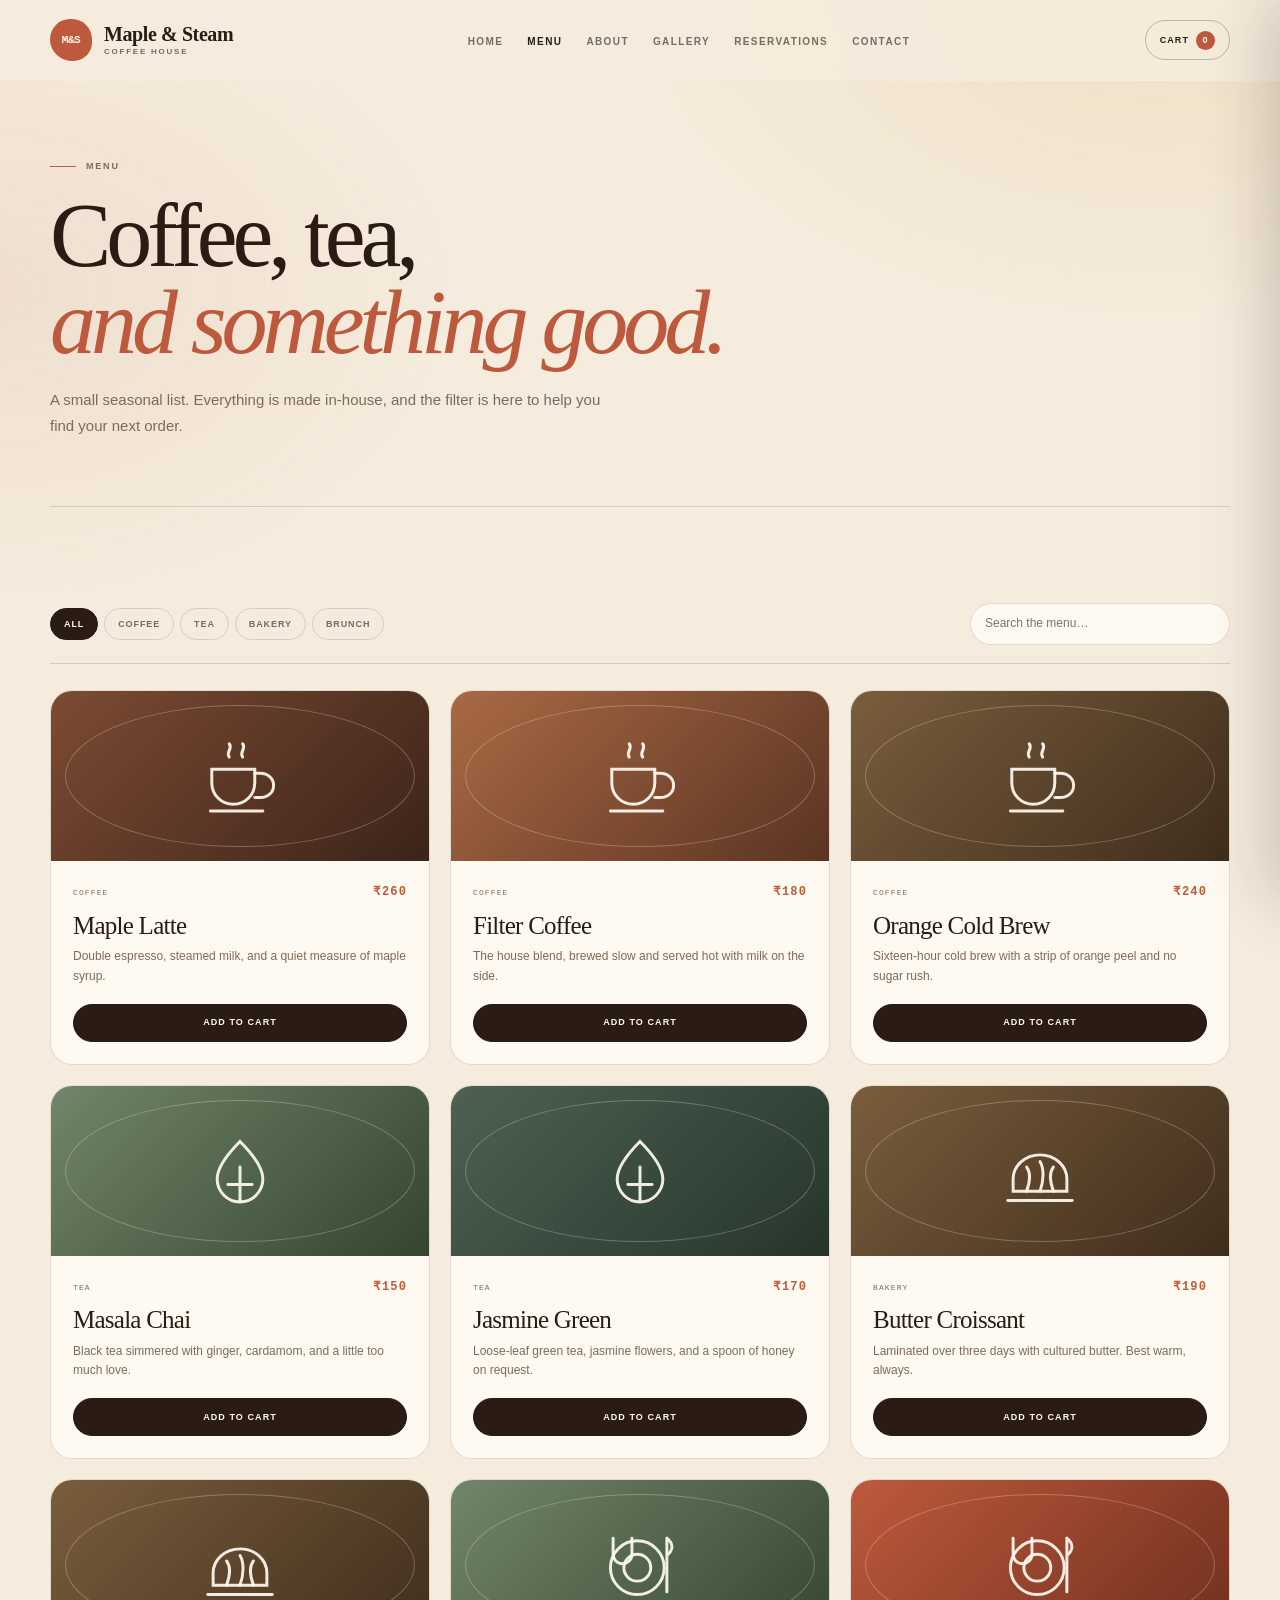
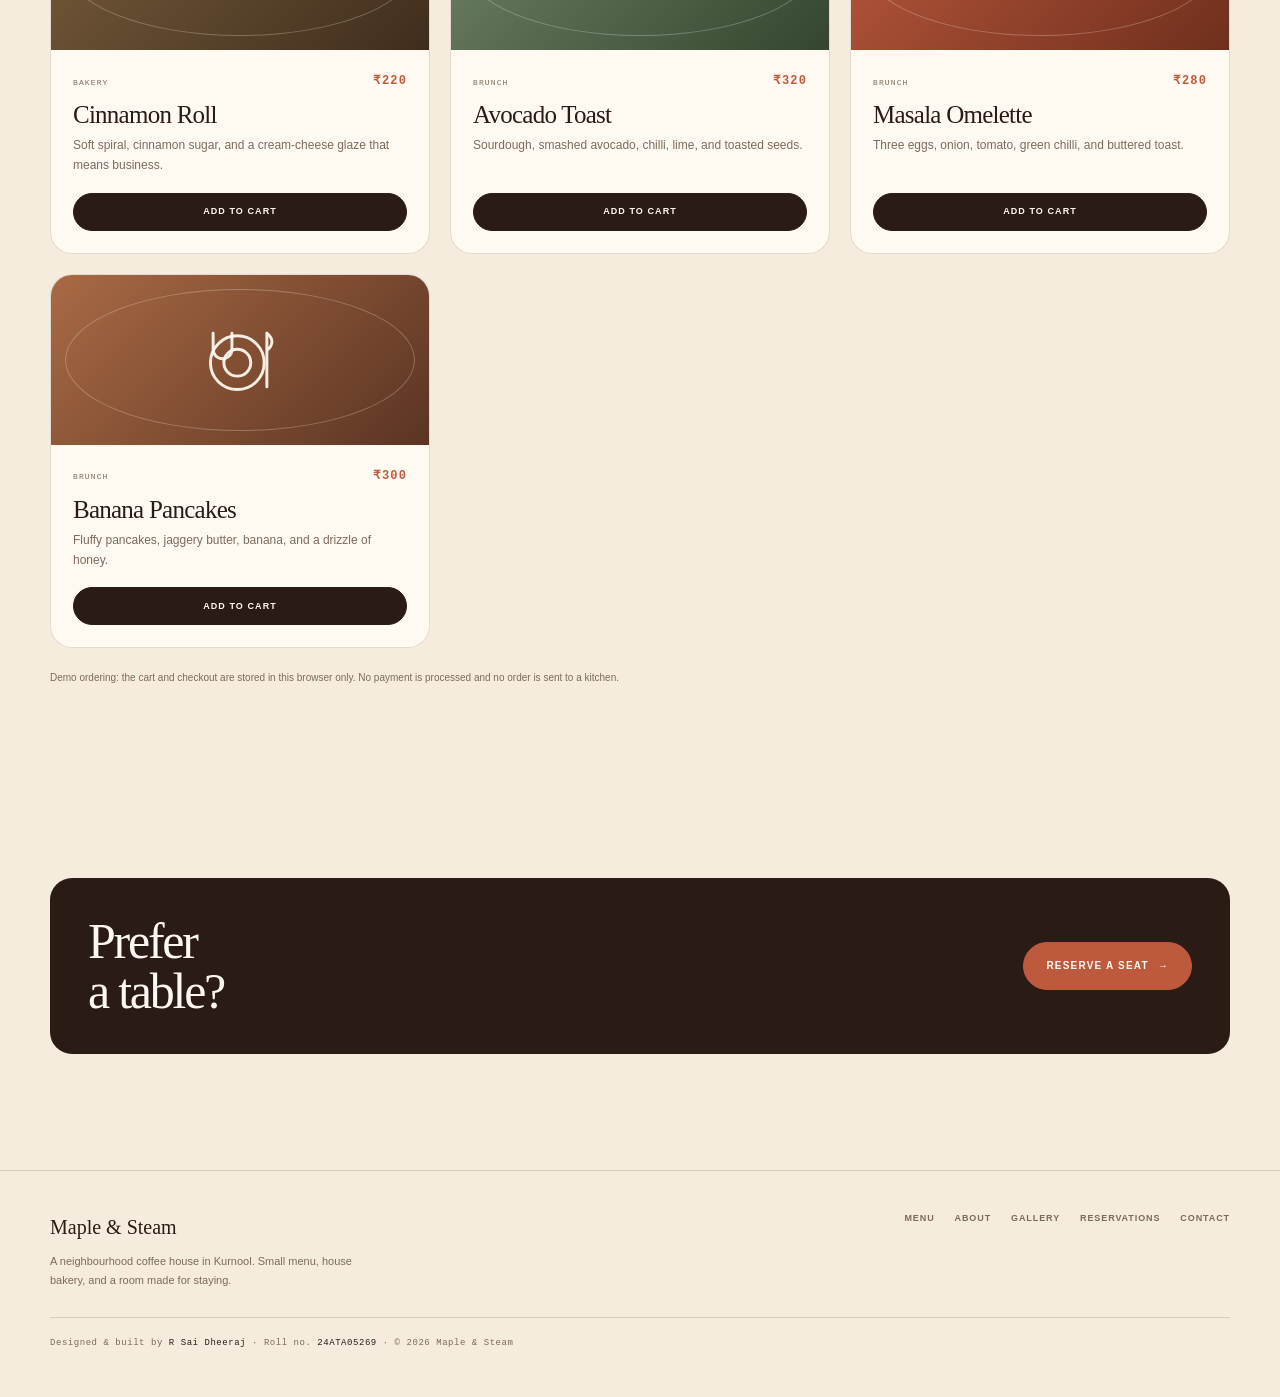
<file: menu.html>
<!DOCTYPE html>
<html lang="en">
<head>
  <meta charset="UTF-8">
  <meta name="viewport" content="width=device-width, initial-scale=1.0">
  <meta name="description" content="Maple & Steam menu — coffee, tea, house bakery, and all-day brunch. Filter, search, and build a demo order.">
  <title>Menu | Maple & Steam</title>
  <link rel="stylesheet" href="css/style.css">
</head>
<body>
  <header class="site-header" id="site-header">
    <div class="shell nav-wrap">
      <a class="logo" href="index.html">
        <span class="logo-mark">M&amp;S</span>
        <span class="logo-copy">Maple &amp; Steam<small>COFFEE HOUSE</small></span>
      </a>
      <button class="menu-btn" id="menu-btn" type="button" aria-expanded="false" aria-controls="nav-links">Menu</button>
      <ul class="nav-links" id="nav-links">
        <li><a href="index.html">Home</a></li>
        <li><a href="menu.html" class="active">Menu</a></li>
        <li><a href="about.html">About</a></li>
        <li><a href="gallery.html">Gallery</a></li>
        <li><a href="reservation.html">Reservations</a></li>
        <li><a href="contact.html">Contact</a></li>
      </ul>
      <div class="nav-actions">
        <button class="cart-pill" id="cart-open" type="button">Cart <span id="cart-count">0</span></button>
      </div>
    </div>
  </header>

  <main>
    <section class="shell page-hero">
      <p class="eyebrow">MENU</p>
      <h1 class="display">Coffee, tea,<br><em>and something good.</em></h1>
      <p class="lede">A small seasonal list. Everything is made in-house, and the filter is here to help you find your next order.</p>
    </section>

    <section class="shell section">
      <div class="filter-bar">
        <div class="filter-buttons" role="group" aria-label="Filter menu by category">
          <button class="filter-btn active" type="button" data-filter="All">All</button>
          <button class="filter-btn" type="button" data-filter="Coffee">Coffee</button>
          <button class="filter-btn" type="button" data-filter="Tea">Tea</button>
          <button class="filter-btn" type="button" data-filter="Bakery">Bakery</button>
          <button class="filter-btn" type="button" data-filter="Brunch">Brunch</button>
        </div>
        <input class="search-input" id="menu-search" type="search" placeholder="Search the menu…" aria-label="Search the menu">
      </div>
      <div class="menu-grid" id="menu-grid">
        <p class="empty-state">Loading the menu…</p>
      </div>
      <p class="form-note" style="margin-top:22px">Demo ordering: the cart and checkout are stored in this browser only. No payment is processed and no order is sent to a kitchen.</p>
    </section>

    <section class="shell section">
      <div class="cta-band">
        <h2>Prefer<br>a table?</h2>
        <a class="btn" href="reservation.html">Reserve a seat <span aria-hidden="true">→</span></a>
      </div>
    </section>
  </main>

  <footer class="site-footer">
    <div class="shell">
      <div class="footer-grid">
        <div class="footer-brand">
          <b>Maple &amp; Steam</b>
          <p>A neighbourhood coffee house in Kurnool. Small menu, house bakery, and a room made for staying.</p>
        </div>
        <nav class="footer-links" aria-label="Footer navigation">
          <a href="menu.html">Menu</a>
          <a href="about.html">About</a>
          <a href="gallery.html">Gallery</a>
          <a href="reservation.html">Reservations</a>
          <a href="contact.html">Contact</a>
        </nav>
      </div>
      <div class="footer-credit">Designed &amp; built by <b>R Sai Dheeraj</b> · Roll no. <b>24ATA05269</b> · © <span id="year">2026</span> Maple &amp; Steam</div>
    </div>
  </footer>

  <div class="cart-overlay" id="cart-overlay"></div>
  <aside class="cart-drawer" id="cart-drawer" aria-hidden="true" aria-label="Your order">
    <div class="cart-head">
      <h2>Your order</h2>
      <button class="cart-close" id="cart-close" type="button" aria-label="Close cart">×</button>
    </div>
    <div class="cart-items" id="cart-items"><p class="cart-empty">Your cart is empty. Add something from the menu.</p></div>
    <div class="cart-summary">
      <div><span>Subtotal</span><b id="cart-subtotal">₹0</b></div>
      <div><span>Tax (5%)</span><b id="cart-tax">₹0</b></div>
      <div class="total"><span>Total</span><b id="cart-total">₹0</b></div>
    </div>
    <form class="checkout-form" id="checkout-form" novalidate>
      <div class="field"><label for="checkout-name">Name</label><input id="checkout-name" type="text" maxlength="80" placeholder="Your name" required></div>
      <div class="field"><label for="checkout-email">Email</label><input id="checkout-email" type="email" maxlength="120" placeholder="you@example.com" required></div>
      <div class="field"><label for="checkout-phone">Phone</label><input id="checkout-phone" type="tel" maxlength="18" placeholder="10-digit number" required></div>
      <div class="field"><label for="checkout-type">Order type</label><select id="checkout-type" required><option value="">Select</option><option>Dine in</option><option>Takeaway</option></select></div>
      <button class="btn" type="submit">Place order <span aria-hidden="true">→</span></button>
      <p class="form-message" id="checkout-message" role="status" aria-live="polite"></p>
    </form>
    <button class="text-button" id="cart-clear" type="button">Clear cart</button>
  </aside>
  <div class="toast" id="toast" role="status" aria-live="polite"></div>

  <script src="js/app.js" defer></script>
</body>
</html>
</file>
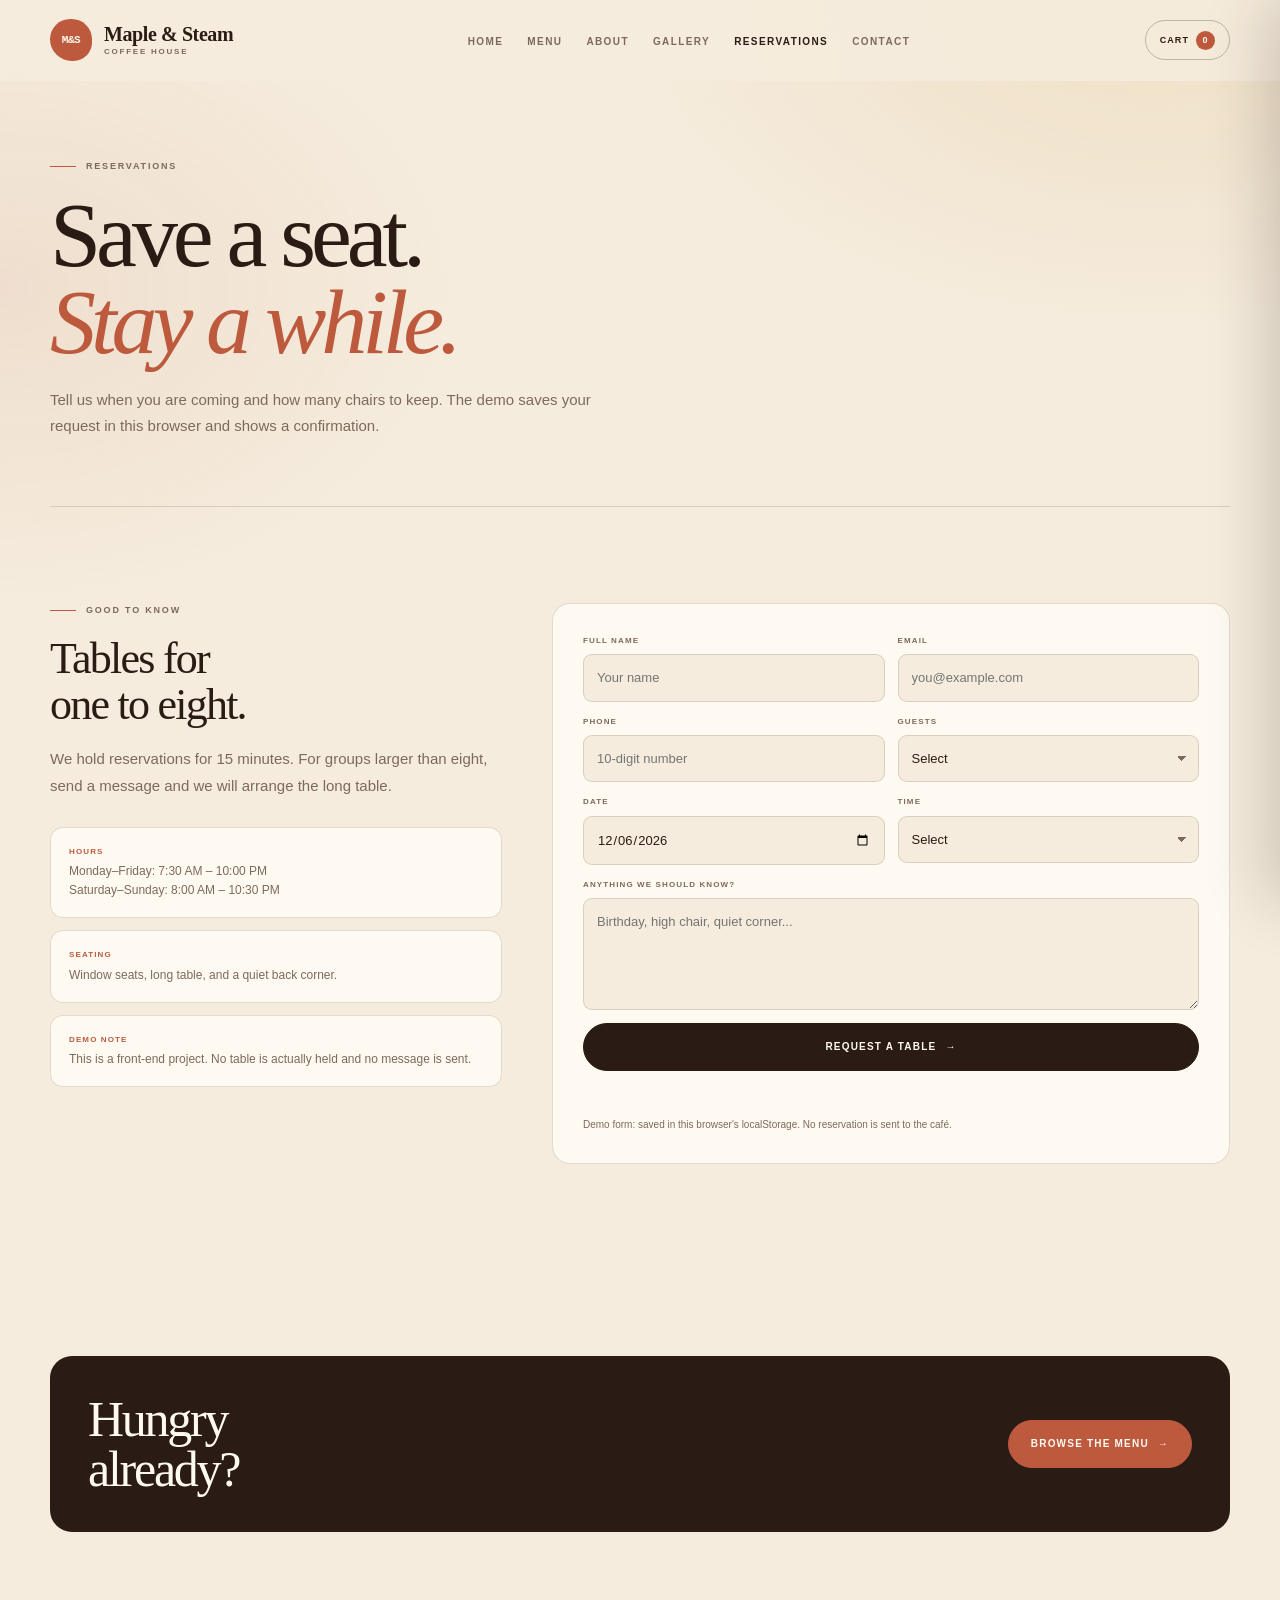
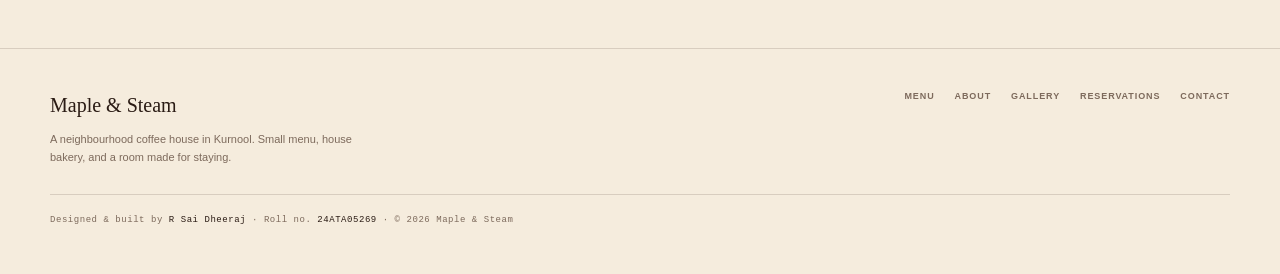
<file: reservation.html>
<!DOCTYPE html>
<html lang="en">
<head>
  <meta charset="UTF-8">
  <meta name="viewport" content="width=device-width, initial-scale=1.0">
  <meta name="description" content="Reserve a table at Maple & Steam. Choose a date, time, and party size. A demo reservation flow by R Sai Dheeraj.">
  <title>Reservations | Maple & Steam</title>
  <link rel="stylesheet" href="css/style.css">
</head>
<body>
  <header class="site-header" id="site-header">
    <div class="shell nav-wrap">
      <a class="logo" href="index.html">
        <span class="logo-mark">M&amp;S</span>
        <span class="logo-copy">Maple &amp; Steam<small>COFFEE HOUSE</small></span>
      </a>
      <button class="menu-btn" id="menu-btn" type="button" aria-expanded="false" aria-controls="nav-links">Menu</button>
      <ul class="nav-links" id="nav-links">
        <li><a href="index.html">Home</a></li>
        <li><a href="menu.html">Menu</a></li>
        <li><a href="about.html">About</a></li>
        <li><a href="gallery.html">Gallery</a></li>
        <li><a href="reservation.html" class="active">Reservations</a></li>
        <li><a href="contact.html">Contact</a></li>
      </ul>
      <div class="nav-actions">
        <button class="cart-pill" id="cart-open" type="button">Cart <span id="cart-count">0</span></button>
      </div>
    </div>
  </header>

  <main>
    <section class="shell page-hero">
      <p class="eyebrow">RESERVATIONS</p>
      <h1 class="display">Save a seat.<br><em>Stay a while.</em></h1>
      <p class="lede">Tell us when you are coming and how many chairs to keep. The demo saves your request in this browser and shows a confirmation.</p>
    </section>

    <section class="shell section">
      <div class="form-layout">
        <div>
          <p class="eyebrow">GOOD TO KNOW</p>
          <h2 style="margin:0;font-family:var(--serif);font-size:clamp(30px,4vw,44px);font-weight:500;letter-spacing:-.04em;line-height:1.05">Tables for<br>one to eight.</h2>
          <p class="lede" style="margin-top:18px">We hold reservations for 15 minutes. For groups larger than eight, send a message and we will arrange the long table.</p>
          <div class="info-list">
            <div class="info-item"><b>HOURS</b><span>Monday–Friday: 7:30 AM – 10:00 PM<br>Saturday–Sunday: 8:00 AM – 10:30 PM</span></div>
            <div class="info-item"><b>SEATING</b><span>Window seats, long table, and a quiet back corner.</span></div>
            <div class="info-item"><b>DEMO NOTE</b><span>This is a front-end project. No table is actually held and no message is sent.</span></div>
          </div>
        </div>

        <form class="form-panel" id="reservation-form" novalidate>
          <div class="field">
            <label for="res-name">Full name</label>
            <input id="res-name" type="text" autocomplete="name" maxlength="80" placeholder="Your name" required>
          </div>
          <div class="field">
            <label for="res-email">Email</label>
            <input id="res-email" type="email" autocomplete="email" maxlength="120" placeholder="you@example.com" required>
          </div>
          <div class="field">
            <label for="res-phone">Phone</label>
            <input id="res-phone" type="tel" autocomplete="tel" maxlength="18" placeholder="10-digit number" required>
          </div>
          <div class="field">
            <label for="res-guests">Guests</label>
            <select id="res-guests" required>
              <option value="">Select</option>
              <option value="1">1 guest</option>
              <option value="2">2 guests</option>
              <option value="3">3 guests</option>
              <option value="4">4 guests</option>
              <option value="5">5 guests</option>
              <option value="6">6 guests</option>
              <option value="7">7 guests</option>
              <option value="8">8 guests</option>
            </select>
          </div>
          <div class="field">
            <label for="res-date">Date</label>
            <input id="res-date" type="date" required>
          </div>
          <div class="field">
            <label for="res-time">Time</label>
            <select id="res-time" required>
              <option value="">Select</option>
              <option>11:00</option>
              <option>12:00</option>
              <option>13:00</option>
              <option>14:00</option>
              <option>15:00</option>
              <option>16:00</option>
              <option>17:00</option>
              <option>18:00</option>
              <option>19:00</option>
              <option>20:00</option>
              <option>21:00</option>
            </select>
          </div>
          <div class="field full">
            <label for="res-notes">Anything we should know?</label>
            <textarea id="res-notes" rows="4" maxlength="400" placeholder="Birthday, high chair, quiet corner..." required></textarea>
          </div>
          <button class="btn" type="submit">Request a table <span aria-hidden="true">→</span></button>
          <p class="form-message" id="reservation-message" role="status" aria-live="polite"></p>
          <p class="form-note">Demo form: saved in this browser's localStorage. No reservation is sent to the café.</p>
        </form>
      </div>
    </section>

    <section class="shell section">
      <div class="cta-band">
        <h2>Hungry<br>already?</h2>
        <a class="btn" href="menu.html">Browse the menu <span aria-hidden="true">→</span></a>
      </div>
    </section>
  </main>

  <footer class="site-footer">
    <div class="shell">
      <div class="footer-grid">
        <div class="footer-brand">
          <b>Maple &amp; Steam</b>
          <p>A neighbourhood coffee house in Kurnool. Small menu, house bakery, and a room made for staying.</p>
        </div>
        <nav class="footer-links" aria-label="Footer navigation">
          <a href="menu.html">Menu</a>
          <a href="about.html">About</a>
          <a href="gallery.html">Gallery</a>
          <a href="reservation.html">Reservations</a>
          <a href="contact.html">Contact</a>
        </nav>
      </div>
      <div class="footer-credit">Designed &amp; built by <b>R Sai Dheeraj</b> · Roll no. <b>24ATA05269</b> · © <span id="year">2026</span> Maple &amp; Steam</div>
    </div>
  </footer>

  <div class="cart-overlay" id="cart-overlay"></div>
  <aside class="cart-drawer" id="cart-drawer" aria-hidden="true" aria-label="Your order">
    <div class="cart-head">
      <h2>Your order</h2>
      <button class="cart-close" id="cart-close" type="button" aria-label="Close cart">×</button>
    </div>
    <div class="cart-items" id="cart-items"><p class="cart-empty">Your cart is empty. Add something from the menu.</p></div>
    <div class="cart-summary">
      <div><span>Subtotal</span><b id="cart-subtotal">₹0</b></div>
      <div><span>Tax (5%)</span><b id="cart-tax">₹0</b></div>
      <div class="total"><span>Total</span><b id="cart-total">₹0</b></div>
    </div>
    <form class="checkout-form" id="checkout-form" novalidate>
      <div class="field"><label for="checkout-name">Name</label><input id="checkout-name" type="text" maxlength="80" placeholder="Your name" required></div>
      <div class="field"><label for="checkout-email">Email</label><input id="checkout-email" type="email" maxlength="120" placeholder="you@example.com" required></div>
      <div class="field"><label for="checkout-phone">Phone</label><input id="checkout-phone" type="tel" maxlength="18" placeholder="10-digit number" required></div>
      <div class="field"><label for="checkout-type">Order type</label><select id="checkout-type" required><option value="">Select</option><option>Dine in</option><option>Takeaway</option></select></div>
      <button class="btn" type="submit">Place order <span aria-hidden="true">→</span></button>
      <p class="form-message" id="checkout-message" role="status" aria-live="polite"></p>
    </form>
    <button class="text-button" id="cart-clear" type="button">Clear cart</button>
  </aside>
  <div class="toast" id="toast" role="status" aria-live="polite"></div>

  <script src="js/app.js" defer></script>
</body>
</html>
</file>
<file: css/style.css>
:root {
  --cream: #f5ecdd;
  --paper: #fffaf1;
  --ink: #2a1b14;
  --ink-soft: #4a352a;
  --muted: #7d6a5c;
  --line: rgba(42, 27, 20, 0.14);
  --line-strong: rgba(42, 27, 20, 0.26);
  --terracotta: #bd5a3d;
  --terracotta-deep: #8f3f29;
  --sage: #71866a;
  --sage-deep: #50624c;
  --gold: #d5a24a;
  --dark: #2b1d16;
  --serif: "Iowan Old Style", "Palatino Linotype", "Book Antiqua", Palatino, Georgia, serif;
  --sans: -apple-system, BlinkMacSystemFont, "Segoe UI", Inter, Roboto, Helvetica, Arial, sans-serif;
  --mono: "SFMono-Regular", Consolas, "Liberation Mono", Menlo, monospace;
  --max: 1180px;
}

* {
  box-sizing: border-box;
}

html {
  scroll-behavior: smooth;
  scroll-padding-top: 96px;
}

body {
  margin: 0;
  background: var(--cream);
  color: var(--ink);
  font-family: var(--sans);
  line-height: 1.65;
  -webkit-font-smoothing: antialiased;
}

body.cart-open {
  overflow: hidden;
}

body::before {
  content: "";
  position: fixed;
  inset: 0;
  z-index: -1;
  pointer-events: none;
  background:
    radial-gradient(800px 500px at 90% 0%, rgba(213, 162, 74, 0.16), transparent 65%),
    radial-gradient(700px 480px at 0% 32%, rgba(189, 90, 61, 0.09), transparent 65%);
}

a {
  color: inherit;
  text-decoration: none;
}

img,
svg {
  display: block;
  max-width: 100%;
}

button,
input,
select,
textarea {
  font: inherit;
}

::selection {
  background: var(--terracotta);
  color: var(--paper);
}

.shell {
  width: min(var(--max), calc(100% - 48px));
  margin: 0 auto;
}

/* Header */
.site-header {
  position: sticky;
  top: 0;
  z-index: 60;
  background: rgba(245, 236, 221, 0.88);
  backdrop-filter: blur(18px);
  -webkit-backdrop-filter: blur(18px);
  border-bottom: 1px solid transparent;
}

.site-header.scrolled {
  border-bottom-color: var(--line);
}

.nav-wrap {
  display: flex;
  align-items: center;
  justify-content: space-between;
  gap: 26px;
  min-height: 80px;
}

.logo {
  display: flex;
  align-items: center;
  gap: 12px;
  font-family: var(--serif);
  font-size: 20px;
  font-weight: 700;
  letter-spacing: -0.02em;
  line-height: 1;
}

.logo-mark {
  display: grid;
  place-items: center;
  width: 42px;
  height: 42px;
  border-radius: 50% 50% 46% 54%;
  background: var(--terracotta);
  color: var(--paper);
  font-family: var(--mono);
  font-size: 11px;
  font-weight: 700;
}

.logo-copy {
  display: flex;
  flex-direction: column;
}

.logo-copy small {
  margin-top: 4px;
  font-family: var(--sans);
  font-size: 8px;
  font-weight: 700;
  letter-spacing: 0.22em;
  color: var(--muted);
}

.nav-links {
  display: flex;
  align-items: center;
  gap: 24px;
  margin: 0;
  padding: 0;
  list-style: none;
}

.nav-links a {
  font-size: 10px;
  font-weight: 750;
  letter-spacing: 0.14em;
  text-transform: uppercase;
  color: var(--muted);
  transition: color 160ms ease;
}

.nav-links a:hover,
.nav-links a:focus-visible,
.nav-links a.active {
  color: var(--ink);
}

.nav-actions {
  display: flex;
  align-items: center;
  gap: 10px;
}

.cart-pill {
  display: inline-flex;
  align-items: center;
  gap: 7px;
  min-height: 40px;
  padding: 0 14px;
  border: 1px solid var(--line-strong);
  border-radius: 999px;
  background: transparent;
  color: var(--ink);
  font-size: 9px;
  font-weight: 800;
  letter-spacing: 0.12em;
  text-transform: uppercase;
  cursor: pointer;
  transition: background 160ms ease, color 160ms ease;
}

.cart-pill:hover,
.cart-pill:focus-visible {
  background: var(--ink);
  color: var(--paper);
}

.cart-pill span {
  display: grid;
  place-items: center;
  min-width: 19px;
  height: 19px;
  padding: 0 5px;
  border-radius: 999px;
  background: var(--terracotta);
  color: var(--paper);
  font-size: 9px;
}

.menu-btn {
  display: none;
  padding: 9px 14px;
  border: 1px solid var(--line-strong);
  border-radius: 999px;
  background: transparent;
  color: var(--ink);
  font-size: 9px;
  font-weight: 800;
  letter-spacing: 0.12em;
  text-transform: uppercase;
  cursor: pointer;
}

/* Shared type */
.eyebrow {
  display: flex;
  align-items: center;
  gap: 10px;
  margin: 0 0 18px;
  font-size: 9px;
  font-weight: 800;
  letter-spacing: 0.2em;
  color: var(--muted);
  text-transform: uppercase;
}

.eyebrow::before {
  content: "";
  width: 26px;
  height: 1px;
  background: var(--terracotta);
}

.display {
  margin: 0;
  font-family: var(--serif);
  font-size: clamp(48px, 7.4vw, 96px);
  font-weight: 500;
  letter-spacing: -0.055em;
  line-height: 0.95;
}

.display em {
  color: var(--terracotta);
  font-weight: 500;
}

.lede {
  max-width: 560px;
  color: var(--muted);
  font-size: 15px;
  line-height: 1.75;
}

.section {
  padding: 96px 0;
}

.section-head {
  display: flex;
  align-items: flex-end;
  justify-content: space-between;
  gap: 36px;
  margin-bottom: 40px;
}

.section-head h2 {
  max-width: 700px;
  margin: 0;
  font-family: var(--serif);
  font-size: clamp(36px, 4.8vw, 58px);
  font-weight: 500;
  letter-spacing: -0.045em;
  line-height: 1;
}

.section-head p {
  max-width: 330px;
  margin: 0 0 4px;
  color: var(--muted);
  font-size: 13px;
  line-height: 1.7;
}

/* Buttons */
.btn {
  display: inline-flex;
  align-items: center;
  justify-content: center;
  gap: 9px;
  min-height: 48px;
  padding: 0 22px;
  border: 1px solid var(--ink);
  border-radius: 999px;
  background: var(--ink);
  color: var(--paper);
  font-size: 10px;
  font-weight: 800;
  letter-spacing: 0.12em;
  text-transform: uppercase;
  cursor: pointer;
  transition: transform 160ms ease, background 160ms ease, color 160ms ease, border-color 160ms ease;
}

.btn:hover,
.btn:focus-visible {
  transform: translateY(-2px);
  background: var(--terracotta);
  border-color: var(--terracotta);
}

.btn-outline {
  background: transparent;
  color: var(--ink);
  border-color: var(--line-strong);
}

.btn-outline:hover,
.btn-outline:focus-visible {
  background: var(--ink);
  border-color: var(--ink);
  color: var(--paper);
}

.btn-small {
  min-height: 38px;
  padding: 0 16px;
  font-size: 9px;
}

.text-link {
  display: inline-flex;
  align-items: center;
  gap: 6px;
  padding-bottom: 3px;
  border-bottom: 1px solid var(--line-strong);
  font-size: 10px;
  font-weight: 800;
  letter-spacing: 0.12em;
  text-transform: uppercase;
  color: var(--muted);
  transition: color 160ms ease, border-color 160ms ease;
}

.text-link:hover,
.text-link:focus-visible {
  color: var(--terracotta);
  border-color: var(--terracotta);
}

/* Hero */
.hero {
  display: grid;
  grid-template-columns: 1.05fr 0.95fr;
  align-items: center;
  gap: 56px;
  padding: 72px 0 78px;
}

.hero .display {
  font-size: clamp(58px, 9vw, 120px);
}

.hero .lede {
  margin: 26px 0 0;
}

.hero-actions {
  display: flex;
  flex-wrap: wrap;
  gap: 10px;
  margin-top: 30px;
}

.hero-note {
  display: flex;
  align-items: center;
  gap: 10px;
  margin-top: 28px;
  font-size: 11px;
  color: var(--muted);
}

.hero-note b {
  color: var(--gold);
  letter-spacing: 0.12em;
}

.hero-art {
  position: relative;
  display: grid;
  place-items: center;
  min-height: 520px;
  border-radius: 48% 52% 44% 56% / 48% 44% 56% 52%;
  background:
    radial-gradient(circle at 50% 42%, rgba(255, 250, 241, 0.18), transparent 42%),
    linear-gradient(145deg, var(--terracotta), var(--terracotta-deep));
  box-shadow: 0 30px 70px rgba(143, 63, 41, 0.22);
  overflow: hidden;
}

.hero-art::before {
  content: "";
  position: absolute;
  inset: 34px;
  border: 1px solid rgba(255, 250, 241, 0.24);
  border-radius: inherit;
}

.cup-art {
  position: relative;
  z-index: 2;
  width: 220px;
  height: 220px;
}

.cup-art .steam {
  animation: steam 4.6s ease-in-out infinite;
  transform-origin: center bottom;
}

.cup-art .steam.two {
  animation-delay: 1.2s;
}

@keyframes steam {
  0%, 100% { opacity: 0.42; transform: translateY(0) scaleX(1); }
  50% { opacity: 0.9; transform: translateY(-7px) scaleX(1.06); }
}

.hero-stamp {
  position: absolute;
  right: 30px;
  bottom: 30px;
  z-index: 2;
  display: grid;
  place-items: center;
  width: 92px;
  height: 92px;
  border: 1px solid rgba(255, 250, 241, 0.5);
  border-radius: 50%;
  color: var(--paper);
  font-size: 8px;
  font-weight: 700;
  letter-spacing: 0.18em;
  text-align: center;
  line-height: 1.7;
  text-transform: uppercase;
  transform: rotate(-8deg);
}

.hero-side-note {
  position: absolute;
  left: 30px;
  top: 34px;
  z-index: 2;
  font-family: var(--mono);
  font-size: 8px;
  letter-spacing: 0.16em;
  color: rgba(255, 250, 241, 0.72);
  text-transform: uppercase;
}

/* Ticker */
.ticker {
  overflow: hidden;
  border-top: 1px solid var(--line);
  border-bottom: 1px solid var(--line);
  background: var(--paper);
}

.ticker-track {
  display: flex;
  gap: 40px;
  width: max-content;
  padding: 14px 0;
  animation: ticker 34s linear infinite;
}

.ticker-track span {
  display: inline-flex;
  align-items: center;
  gap: 40px;
  font-family: var(--mono);
  font-size: 9px;
  letter-spacing: 0.2em;
  color: var(--muted);
  text-transform: uppercase;
  white-space: nowrap;
}

.ticker-track span::after {
  content: "✦";
  color: var(--terracotta);
  font-size: 11px;
}

@keyframes ticker {
  to { transform: translateX(-50%); }
}

/* Home sections */
.split {
  display: grid;
  grid-template-columns: 1fr 1fr;
  align-items: center;
  gap: 60px;
}

.story-panel {
  position: relative;
  min-height: 460px;
  border-radius: 30px;
  background:
    linear-gradient(180deg, rgba(42, 27, 20, 0.06), transparent 50%),
    repeating-linear-gradient(90deg, rgba(42, 27, 20, 0.04) 0 1px, transparent 1px 38px),
    var(--paper);
  border: 1px solid var(--line);
  overflow: hidden;
}

.story-panel::before {
  content: "";
  position: absolute;
  width: 280px;
  height: 280px;
  top: 50%;
  left: 50%;
  border: 1px solid var(--line-strong);
  border-radius: 50%;
  transform: translate(-50%, -50%);
}

.story-panel::after {
  content: "";
  position: absolute;
  width: 180px;
  height: 180px;
  top: 50%;
  left: 50%;
  border: 1px solid var(--line);
  border-radius: 50%;
  transform: translate(-50%, -50%);
}

.story-center {
  position: absolute;
  top: 50%;
  left: 50%;
  z-index: 2;
  display: grid;
  place-items: center;
  width: 150px;
  height: 150px;
  border-radius: 50%;
  background: var(--terracotta);
  color: var(--paper);
  font-family: var(--serif);
  font-size: 22px;
  line-height: 1.05;
  text-align: center;
  transform: translate(-50%, -50%) rotate(-6deg);
}

.story-tag {
  position: absolute;
  z-index: 3;
  padding: 8px 12px;
  border: 1px solid var(--line);
  border-radius: 999px;
  background: var(--paper);
  font-family: var(--mono);
  font-size: 8px;
  letter-spacing: 0.12em;
  color: var(--muted);
  text-transform: uppercase;
}

.story-tag.one { top: 26px; left: 26px; }
.story-tag.two { top: 70px; right: 24px; }
.story-tag.three { bottom: 28px; left: 34px; }
.story-tag.four { bottom: 58px; right: 38px; }

.stats-row {
  display: grid;
  grid-template-columns: repeat(3, 1fr);
  gap: 18px;
  margin-top: 34px;
  padding-top: 20px;
  border-top: 1px solid var(--line);
}

.stats-row dt {
  font-size: 8px;
  font-weight: 800;
  letter-spacing: 0.16em;
  color: var(--muted);
  text-transform: uppercase;
}

.stats-row dd {
  margin: 5px 0 0;
  font-family: var(--serif);
  font-size: 26px;
  letter-spacing: -0.03em;
}

/* Menu cards */
.menu-grid {
  display: grid;
  grid-template-columns: repeat(3, minmax(0, 1fr));
  gap: 20px;
}

.menu-card {
  display: flex;
  flex-direction: column;
  overflow: hidden;
  border: 1px solid var(--line);
  border-radius: 22px;
  background: var(--paper);
  transition: transform 180ms ease, box-shadow 180ms ease;
}

.menu-card:hover {
  transform: translateY(-4px);
  box-shadow: 0 18px 40px rgba(42, 27, 20, 0.1);
}

.menu-art {
  position: relative;
  display: grid;
  place-items: center;
  height: 170px;
  overflow: hidden;
}

.menu-art::after {
  content: "";
  position: absolute;
  inset: 14px;
  border: 1px solid rgba(255, 250, 241, 0.26);
  border-radius: 50%;
}

.menu-art svg {
  width: 86px;
  height: 86px;
  color: rgba(255, 250, 241, 0.92);
}

.tone-1 { background: linear-gradient(135deg, #7d4b33, #3b241a); }
.tone-2 { background: linear-gradient(135deg, #a96a44, #5b3423); }
.tone-3 { background: linear-gradient(135deg, #71866a, #35452f); }
.tone-4 { background: linear-gradient(135deg, #7a5e3d, #3f2d1c); }
.tone-5 { background: linear-gradient(135deg, #bd5a3d, #6f2f1d); }
.tone-6 { background: linear-gradient(135deg, #4e6253, #25352a); }

.menu-body {
  display: flex;
  flex: 1;
  flex-direction: column;
  padding: 22px;
}

.menu-meta {
  display: flex;
  align-items: center;
  justify-content: space-between;
  gap: 10px;
  font-family: var(--mono);
  font-size: 8px;
  letter-spacing: 0.14em;
  color: var(--muted);
  text-transform: uppercase;
}

.menu-price {
  color: var(--terracotta);
  font-size: 12px;
  font-weight: 700;
}

.menu-body h3 {
  margin: 10px 0 8px;
  font-family: var(--serif);
  font-size: 25px;
  font-weight: 500;
  letter-spacing: -0.03em;
  line-height: 1.05;
}

.menu-body p {
  flex: 1;
  margin: 0 0 17px;
  color: var(--muted);
  font-size: 12px;
  line-height: 1.65;
}

.menu-body .btn {
  width: 100%;
}

/* Filters */
.filter-bar {
  display: flex;
  align-items: center;
  justify-content: space-between;
  gap: 20px;
  margin-bottom: 26px;
  padding-bottom: 18px;
  border-bottom: 1px solid var(--line);
}

.filter-buttons {
  display: flex;
  flex-wrap: wrap;
  gap: 6px;
}

.filter-btn {
  padding: 8px 13px;
  border: 1px solid var(--line);
  border-radius: 999px;
  background: transparent;
  color: var(--muted);
  font-size: 9px;
  font-weight: 800;
  letter-spacing: 0.1em;
  text-transform: uppercase;
  cursor: pointer;
}

.filter-btn:hover,
.filter-btn.active {
  background: var(--ink);
  border-color: var(--ink);
  color: var(--paper);
}

.search-input {
  width: min(260px, 100%);
  padding: 10px 14px;
  border: 1px solid var(--line);
  border-radius: 999px;
  background: var(--paper);
  color: var(--ink);
  font-size: 12px;
  outline: none;
}

.search-input:focus {
  border-color: var(--terracotta);
}

.empty-state {
  grid-column: 1 / -1;
  padding: 40px;
  border: 1px dashed var(--line-strong);
  border-radius: 18px;
  color: var(--muted);
  text-align: center;
  font-size: 13px;
}

/* Page hero */
.page-hero {
  padding: 78px 0 52px;
  border-bottom: 1px solid var(--line);
}

.page-hero .display {
  max-width: 900px;
  font-size: clamp(48px, 7.5vw, 92px);
}

.page-hero .lede {
  margin-top: 20px;
}

/* Gallery */
.gallery-grid {
  display: grid;
  grid-template-columns: repeat(3, 1fr);
  gap: 16px;
}

.gallery-tile {
  position: relative;
  display: grid;
  place-items: center;
  min-height: 250px;
  overflow: hidden;
  border-radius: 20px;
  isolation: isolate;
}

.gallery-tile:nth-child(1),
.gallery-tile:nth-child(5) {
  grid-row: span 2;
  min-height: 516px;
}

.gallery-grid.simple .gallery-tile {
  grid-row: auto;
  min-height: 250px;
}

.gallery-tile::after {
  content: "";
  position: absolute;
  inset: 18px;
  border: 1px solid rgba(255, 250, 241, 0.24);
  border-radius: 12px;
}

.gallery-tile svg {
  width: 110px;
  height: 110px;
  color: rgba(255, 250, 241, 0.9);
}

.gallery-caption {
  position: absolute;
  right: 18px;
  bottom: 18px;
  left: 18px;
  z-index: 2;
  display: flex;
  align-items: end;
  justify-content: space-between;
  gap: 10px;
  color: var(--paper);
}

.gallery-caption b {
  display: block;
  font-family: var(--serif);
  font-size: 20px;
  font-weight: 500;
}

.gallery-caption span {
  font-family: var(--mono);
  font-size: 8px;
  letter-spacing: 0.12em;
  opacity: 0.7;
  text-transform: uppercase;
}

/* Forms */
.form-layout {
  display: grid;
  grid-template-columns: 0.8fr 1.2fr;
  align-items: start;
  gap: 50px;
}

.form-panel {
  display: grid;
  grid-template-columns: 1fr 1fr;
  gap: 13px;
  padding: 30px;
  border: 1px solid var(--line);
  border-radius: 18px;
  background: var(--paper);
}

.field {
  display: flex;
  flex-direction: column;
  gap: 7px;
}

.field.full {
  grid-column: 1 / -1;
}

.field label {
  font-size: 8px;
  font-weight: 800;
  letter-spacing: 0.14em;
  color: var(--muted);
  text-transform: uppercase;
}

.field input,
.field select,
.field textarea {
  width: 100%;
  padding: 12px 13px;
  border: 1px solid var(--line);
  border-radius: 9px;
  background: var(--cream);
  color: var(--ink);
  font-size: 13px;
  outline: none;
  transition: border-color 160ms ease, background 160ms ease;
}

.field input:focus,
.field select:focus,
.field textarea:focus {
  border-color: var(--terracotta);
  background: #fffdf8;
}

.field textarea {
  min-height: 110px;
  resize: vertical;
}

.field select {
  appearance: none;
  background-image: linear-gradient(45deg, transparent 50%, var(--muted) 50%), linear-gradient(135deg, var(--muted) 50%, transparent 50%);
  background-position: calc(100% - 16px) 50%, calc(100% - 11px) 50%;
  background-size: 5px 5px, 5px 5px;
  background-repeat: no-repeat;
}

.form-panel .btn {
  grid-column: 1 / -1;
}

.form-message {
  grid-column: 1 / -1;
  min-height: 20px;
  margin: 0;
  font-size: 11px;
  line-height: 1.5;
}

.form-message.success { color: var(--sage-deep); }
.form-message.error { color: var(--terracotta-deep); }

.form-note {
  grid-column: 1 / -1;
  margin: 0;
  font-size: 10px;
  line-height: 1.6;
  color: var(--muted);
}

.info-list {
  display: grid;
  gap: 12px;
  margin-top: 28px;
}

.info-item {
  padding: 17px 18px;
  border: 1px solid var(--line);
  border-radius: 13px;
  background: var(--paper);
}

.info-item b {
  display: block;
  margin-bottom: 4px;
  font-size: 8px;
  font-weight: 800;
  letter-spacing: 0.14em;
  color: var(--terracotta);
  text-transform: uppercase;
}

.info-item span {
  display: block;
  color: var(--muted);
  font-size: 12px;
  line-height: 1.6;
}

/* Cart */
.cart-overlay {
  position: fixed;
  inset: 0;
  z-index: 90;
  background: rgba(42, 27, 20, 0.5);
  opacity: 0;
  pointer-events: none;
  transition: opacity 220ms ease;
}

.cart-drawer {
  position: fixed;
  top: 0;
  right: 0;
  bottom: 0;
  z-index: 91;
  display: flex;
  flex-direction: column;
  width: min(430px, 100%);
  padding: 24px;
  overflow-y: auto;
  background: var(--paper);
  box-shadow: -20px 0 60px rgba(42, 27, 20, 0.2);
  transform: translateX(102%);
  transition: transform 260ms ease;
}

.cart-open .cart-overlay {
  opacity: 1;
  pointer-events: auto;
}

.cart-open .cart-drawer {
  transform: translateX(0);
}

.cart-head {
  display: flex;
  align-items: center;
  justify-content: space-between;
  gap: 20px;
  padding-bottom: 18px;
  border-bottom: 1px solid var(--line);
}

.cart-head h2 {
  margin: 0;
  font-family: var(--serif);
  font-size: 30px;
  font-weight: 500;
  letter-spacing: -0.03em;
}

.cart-close {
  display: grid;
  place-items: center;
  width: 36px;
  height: 36px;
  border: 1px solid var(--line);
  border-radius: 50%;
  background: transparent;
  color: var(--ink);
  font-size: 20px;
  line-height: 1;
  cursor: pointer;
}

.cart-close:hover {
  background: var(--ink);
  color: var(--paper);
}

.cart-items {
  flex: 1;
  padding: 8px 0;
}

.cart-empty {
  padding: 38px 0;
  color: var(--muted);
  font-size: 13px;
  text-align: center;
}

.cart-item {
  display: grid;
  grid-template-columns: 58px 1fr auto;
  gap: 12px;
  align-items: center;
  padding: 14px 0;
  border-bottom: 1px solid var(--line);
}

.cart-thumb {
  display: grid;
  place-items: center;
  width: 58px;
  height: 58px;
  border-radius: 12px;
  color: var(--paper);
}

.cart-thumb svg {
  width: 30px;
  height: 30px;
}

.cart-item-info b {
  display: block;
  font-size: 12px;
  line-height: 1.3;
}

.cart-item-info span {
  display: block;
  margin-top: 3px;
  font-family: var(--mono);
  font-size: 10px;
  color: var(--muted);
}

.qty-row {
  display: inline-flex;
  align-items: center;
  gap: 8px;
  margin-top: 7px;
}

.qty-btn {
  display: grid;
  place-items: center;
  width: 23px;
  height: 23px;
  border: 1px solid var(--line);
  border-radius: 50%;
  background: transparent;
  color: var(--ink);
  font-size: 13px;
  line-height: 1;
  cursor: pointer;
}

.qty-btn:hover {
  background: var(--ink);
  color: var(--paper);
}

.cart-line-total {
  font-size: 12px;
  font-weight: 700;
}

.cart-summary {
  padding: 16px 0;
  border-top: 1px solid var(--line);
}

.cart-summary > div {
  display: flex;
  align-items: center;
  justify-content: space-between;
  gap: 20px;
  padding: 4px 0;
  font-size: 12px;
  color: var(--muted);
}

.cart-summary .total {
  margin-top: 8px;
  padding-top: 12px;
  border-top: 1px solid var(--line);
  color: var(--ink);
  font-size: 16px;
  font-weight: 800;
}

.checkout-form {
  display: grid;
  gap: 10px;
  padding-top: 18px;
  border-top: 1px solid var(--line);
}

.checkout-form .field label {
  font-size: 8px;
}

.checkout-form .field input,
.checkout-form .field select {
  padding: 9px 11px;
  font-size: 12px;
}

.checkout-form .btn {
  width: 100%;
  margin-top: 4px;
}

.text-button {
  align-self: flex-start;
  margin-top: 12px;
  padding: 0 0 2px;
  border: 0;
  border-bottom: 1px solid var(--line-strong);
  background: transparent;
  color: var(--muted);
  font-size: 9px;
  font-weight: 800;
  letter-spacing: 0.12em;
  text-transform: uppercase;
  cursor: pointer;
}

.text-button:hover {
  color: var(--terracotta);
  border-color: var(--terracotta);
}

/* Toast */
.toast {
  position: fixed;
  right: 24px;
  bottom: 24px;
  z-index: 120;
  max-width: 320px;
  padding: 12px 16px;
  border-radius: 10px;
  background: var(--ink);
  color: var(--paper);
  font-size: 12px;
  line-height: 1.5;
  opacity: 0;
  pointer-events: none;
  transform: translateY(10px);
  transition: opacity 180ms ease, transform 180ms ease;
}

.toast.show {
  opacity: 1;
  transform: translateY(0);
}

/* CTA / footer */
.cta-band {
  display: flex;
  align-items: center;
  justify-content: space-between;
  gap: 30px;
  padding: 38px;
  border-radius: 22px;
  background: var(--ink);
  color: var(--paper);
}

.cta-band h2 {
  max-width: 620px;
  margin: 0;
  font-family: var(--serif);
  font-size: clamp(30px, 4.4vw, 50px);
  font-weight: 500;
  letter-spacing: -0.045em;
  line-height: 1;
}

.cta-band .btn {
  flex-shrink: 0;
  background: var(--terracotta);
  border-color: var(--terracotta);
  color: var(--paper);
}

.cta-band .btn:hover {
  background: var(--paper);
  border-color: var(--paper);
  color: var(--ink);
}

.site-footer {
  margin-top: 20px;
  padding: 40px 0 46px;
  border-top: 1px solid var(--line);
}

.footer-grid {
  display: flex;
  align-items: flex-start;
  justify-content: space-between;
  gap: 40px;
}

.footer-brand b {
  display: block;
  font-family: var(--serif);
  font-size: 20px;
  font-weight: 500;
}

.footer-brand p {
  max-width: 330px;
  margin: 8px 0 0;
  color: var(--muted);
  font-size: 11px;
  line-height: 1.65;
}

.footer-links {
  display: flex;
  flex-wrap: wrap;
  gap: 8px 20px;
  font-size: 9px;
  font-weight: 800;
  letter-spacing: 0.1em;
  text-transform: uppercase;
  color: var(--muted);
}

.footer-links a:hover {
  color: var(--terracotta);
}

.footer-credit {
  margin-top: 28px;
  padding-top: 18px;
  border-top: 1px solid var(--line);
  font-family: var(--mono);
  font-size: 9px;
  letter-spacing: 0.06em;
  color: var(--muted);
}

.footer-credit b {
  color: var(--ink);
  font-weight: 500;
}

/* Reveal / focus */
.reveal {
  opacity: 0;
  transform: translateY(16px);
  transition: opacity 600ms ease, transform 600ms ease;
}

.reveal.visible {
  opacity: 1;
  transform: none;
}

:focus-visible {
  outline: 2px solid var(--terracotta);
  outline-offset: 3px;
}

@media (max-width: 1000px) {
  .hero {
    grid-template-columns: 1fr;
    gap: 34px;
  }

  .hero-art {
    min-height: 430px;
  }

  .menu-grid,
  .gallery-grid {
    grid-template-columns: 1fr 1fr;
  }

  .gallery-tile:nth-child(1),
  .gallery-tile:nth-child(5) {
    grid-row: auto;
    min-height: 250px;
  }

  .split,
  .form-layout {
    grid-template-columns: 1fr;
    gap: 34px;
  }

  .story-panel {
    min-height: 380px;
  }
}

@media (max-width: 760px) {
  .shell {
    width: min(100% - 32px, var(--max));
  }

  .nav-wrap {
    min-height: 68px;
  }

  .menu-btn {
    display: inline-flex;
  }

  .nav-links {
    position: absolute;
    top: 100%;
    right: 16px;
    left: 16px;
    display: none;
    flex-direction: column;
    align-items: stretch;
    gap: 0;
    padding: 8px;
    border: 1px solid var(--line);
    border-radius: 14px;
    background: var(--paper);
    box-shadow: 0 20px 40px rgba(42, 27, 20, 0.18);
  }

  .nav-links.open {
    display: flex;
  }

  .nav-links a {
    padding: 12px 14px;
    border-radius: 8px;
  }

  .nav-links a:hover {
    background: var(--cream);
  }

  .nav-actions .cart-pill {
    min-height: 38px;
  }

  .hero {
    padding: 48px 0 56px;
  }

  .hero .display {
    font-size: clamp(50px, 14vw, 82px);
  }

  .hero-art {
    min-height: 360px;
  }

  .cup-art {
    width: 170px;
    height: 170px;
  }

  .section {
    padding: 68px 0;
  }

  .section-head {
    display: block;
  }

  .section-head p {
    margin-top: 14px;
  }

  .menu-grid,
  .gallery-grid {
    grid-template-columns: 1fr;
  }

  .filter-bar {
    display: block;
  }

  .search-input {
    width: 100%;
    margin-top: 12px;
  }

  .form-panel {
    grid-template-columns: 1fr;
    padding: 22px;
  }

  .cta-band {
    display: block;
    padding: 28px;
  }

  .cta-band .btn {
    margin-top: 20px;
  }

  .footer-grid {
    display: block;
  }

  .footer-links {
    margin-top: 22px;
  }

  .cart-drawer {
    padding: 20px;
  }
}

@media (prefers-reduced-motion: reduce) {
  html {
    scroll-behavior: auto;
  }

  *,
  *::before,
  *::after {
    animation-duration: 0.01ms !important;
    animation-iteration-count: 1 !important;
    transition-duration: 0.01ms !important;
  }

  .reveal {
    opacity: 1;
    transform: none;
  }
}
</file>
